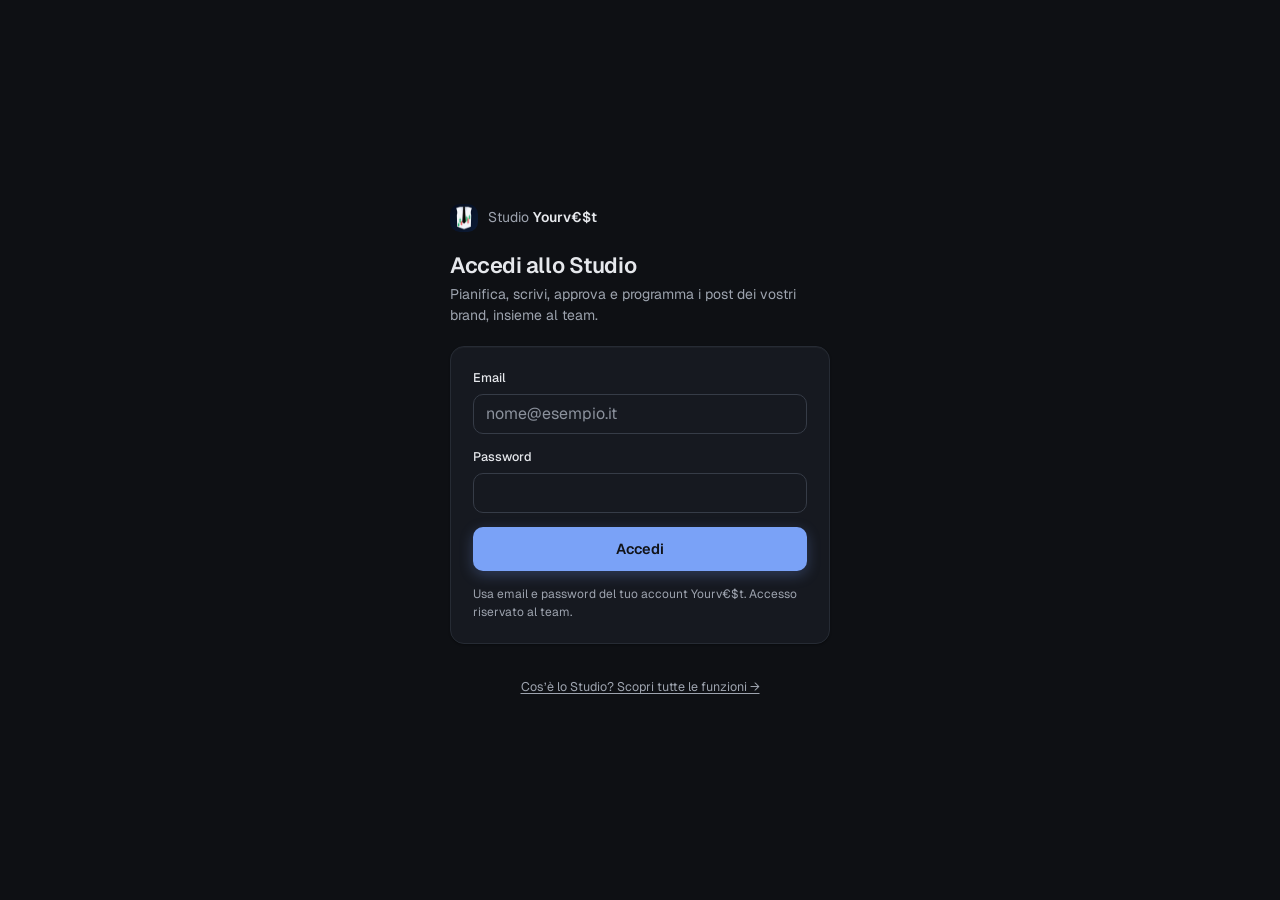
<file: index.html>
<!doctype html>
<html lang="it">
  <head>
    <meta charset="UTF-8" />
    <meta name="viewport" content="width=device-width, initial-scale=1.0, viewport-fit=cover" />
    <meta name="theme-color" content="#16181d" />
    <meta name="color-scheme" content="dark light" />
    <meta name="robots" content="noindex, nofollow" />
    <link rel="icon" href="logo.png" />
    <link rel="preconnect" href="https://fonts.googleapis.com" />
    <link href="https://fonts.googleapis.com/css2?family=Geist:wght@400..700&family=Geist+Mono:wght@400..600&family=Fraunces:opsz,wght@9..144,600;9..144,700&family=Nunito:wght@400;600;700;800&family=JetBrains+Mono:wght@400;600;700&display=swap" rel="stylesheet" />
    <title>Studio Yourv€$t</title>
    <script type="module" crossorigin src="./app.js"></script>
    <link rel="stylesheet" crossorigin href="./app.css">
  </head>
  <body>
    <div id="root"></div>
  </body>
</html>
</file>
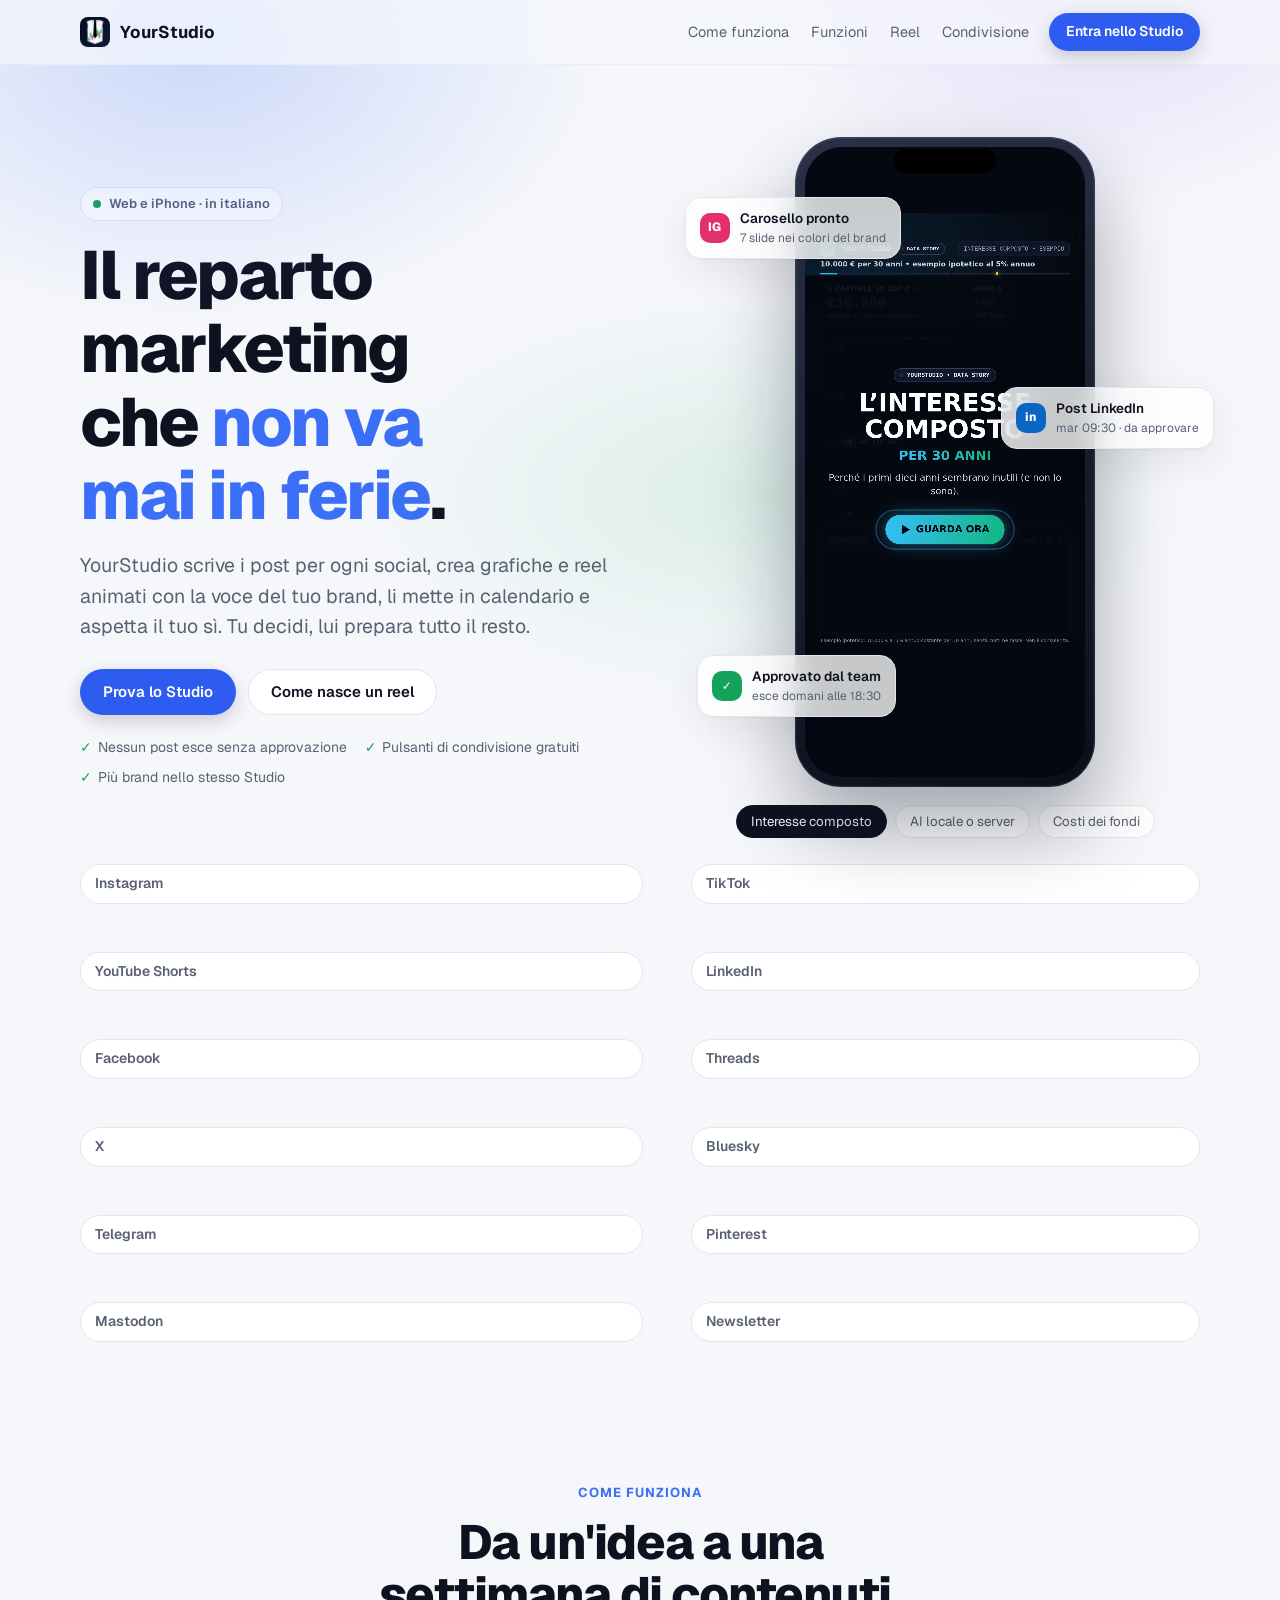
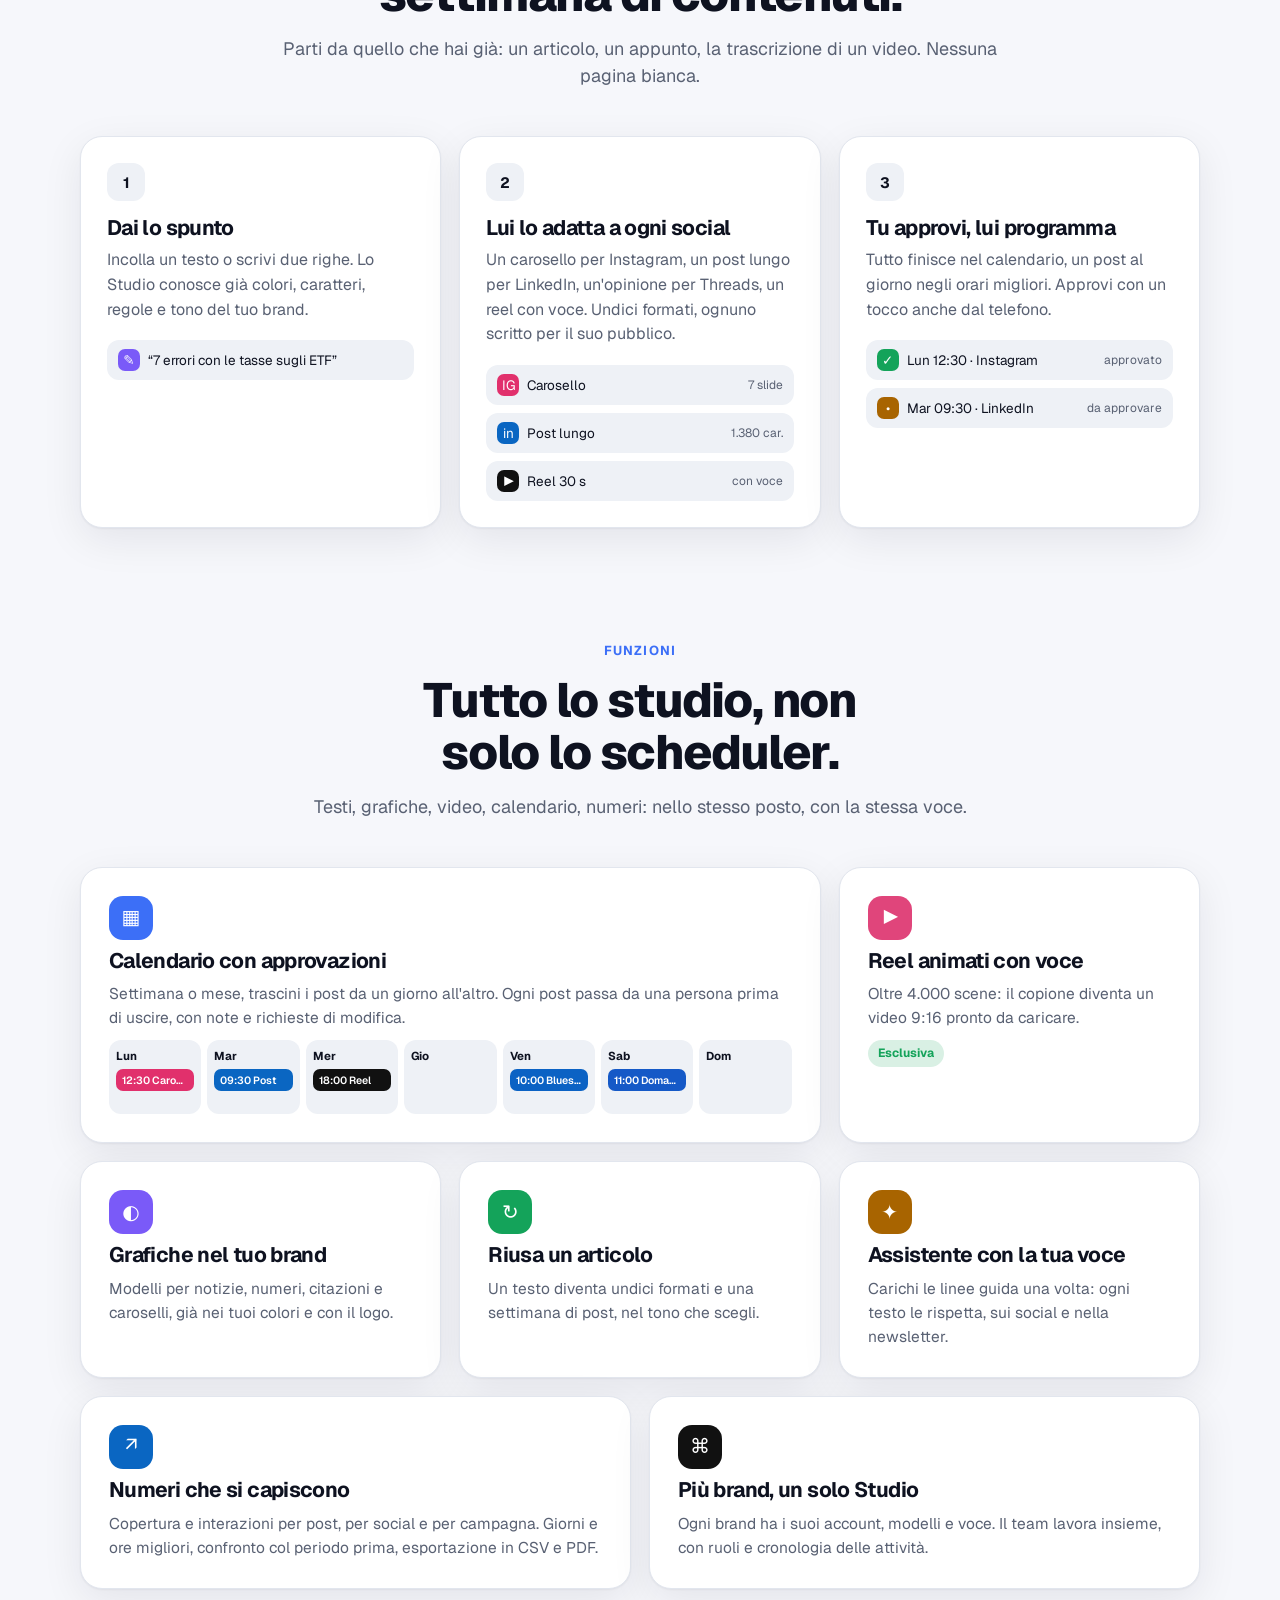
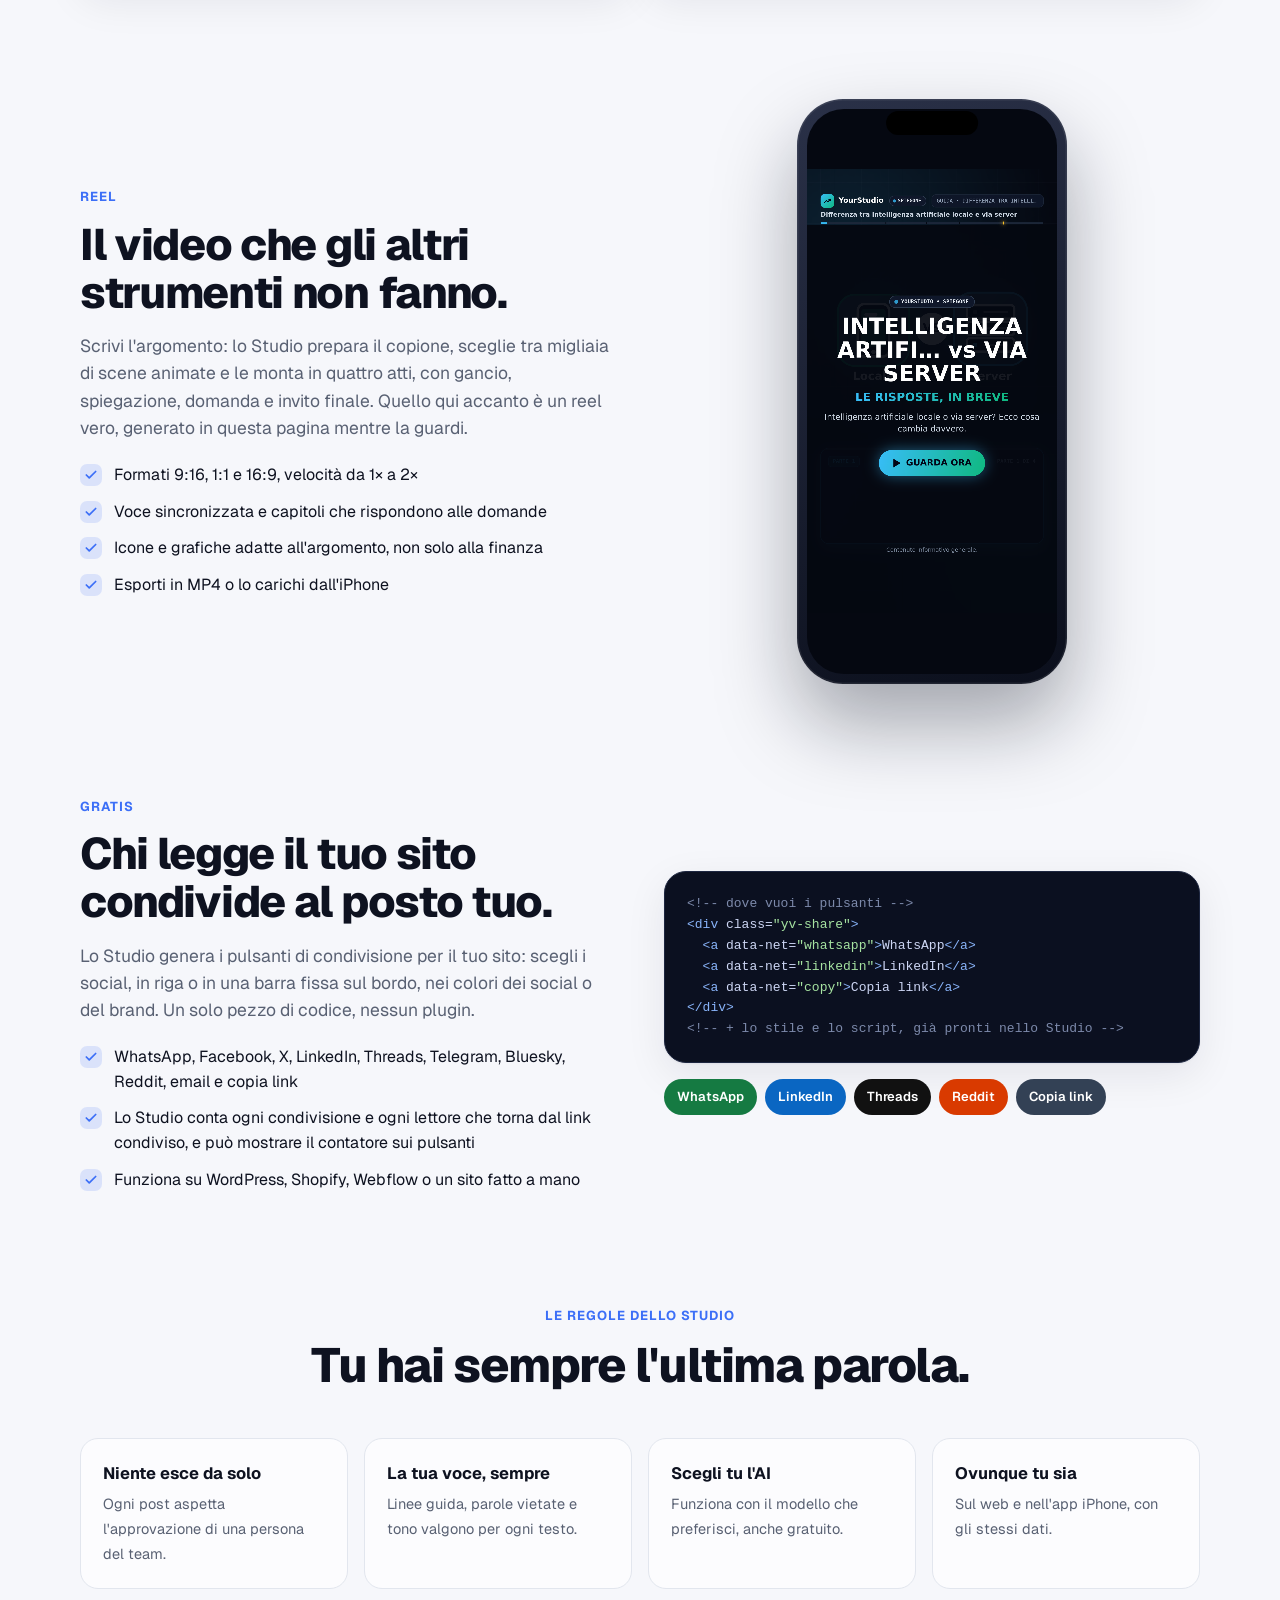
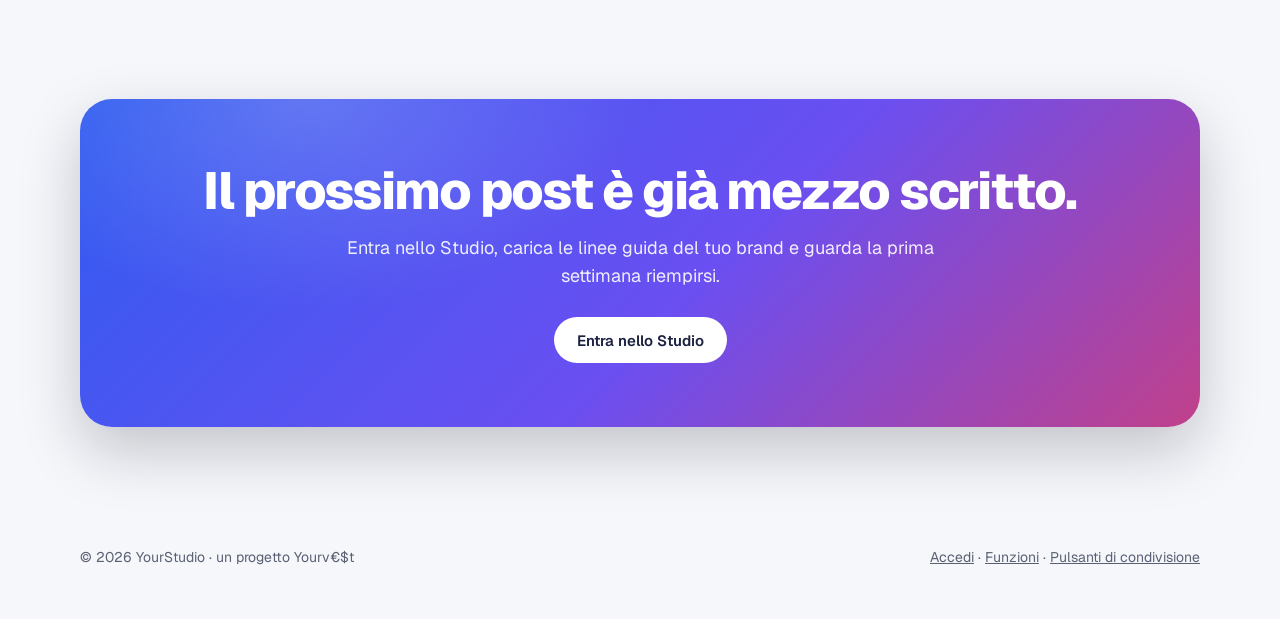
<file: scopri.html>
<!doctype html>
<html lang="it">
<head>
<meta charset="utf-8">
<meta name="viewport" content="width=device-width,initial-scale=1,viewport-fit=cover">
<title>YourStudio · lo studio marketing in un'app</title>
<meta name="description" content="YourStudio scrive, disegna, monta i reel e programma i post per ogni social, con la voce del tuo brand. Tu approvi, lui fa il resto.">
<meta property="og:title" content="YourStudio · lo studio marketing in un'app">
<meta property="og:description" content="Post per ogni social, grafiche nel brand, reel animati con voce, calendario e approvazioni. Sul web e su iPhone.">
<link rel="icon" href="logo.png">
<link rel="preconnect" href="https://fonts.googleapis.com"><link rel="preconnect" href="https://fonts.gstatic.com" crossorigin>
<link href="https://fonts.googleapis.com/css2?family=Geist:wght@400;500;600;700;800&display=swap" rel="stylesheet">
<style>
:root{--bg:#f6f7fb;--surface:#fff;--sunk:#eef1f6;--line:#e2e6ee;--fg:#0e1220;--muted:#596173;--blue:#3c6ff7;--green:#14a35a;--pink:#e0457b;--amber:#a86400;--violet:#7a5af8;--shadow:0 1px 2px rgba(14,18,32,.05),0 12px 40px rgba(14,18,32,.08);--r:22px}
@media (prefers-color-scheme:dark){:root:not([data-theme="light"]){--bg:#0a0d16;--surface:#121726;--sunk:#182033;--line:#232c42;--fg:#eef1f8;--muted:#9aa4ba;--blue:#6d97ff;--green:#3ccf86;--pink:#ff6f9c;--amber:#ffb547;--violet:#a78bfa;--shadow:0 1px 0 rgba(255,255,255,.03) inset,0 20px 50px rgba(0,0,0,.45)}}
:root[data-theme="dark"]{--bg:#0a0d16;--surface:#121726;--sunk:#182033;--line:#232c42;--fg:#eef1f8;--muted:#9aa4ba;--blue:#6d97ff;--green:#3ccf86;--pink:#ff6f9c;--amber:#ffb547;--violet:#a78bfa;--shadow:0 1px 0 rgba(255,255,255,.03) inset,0 20px 50px rgba(0,0,0,.45)}
*{box-sizing:border-box}html{scroll-behavior:smooth}
body{margin:0;background:var(--bg);color:var(--fg);font:16px/1.55 'Geist',system-ui,-apple-system,'Segoe UI',sans-serif;-webkit-font-smoothing:antialiased;overflow-x:hidden}
a{color:inherit}
.wrap{max-width:1160px;margin:0 auto;padding:0 20px}
h1,h2,h3{margin:0;letter-spacing:-.03em;line-height:1.08;text-wrap:balance}
p{margin:0}
.glow{position:absolute;inset:-200px 0 auto;height:900px;pointer-events:none;background:radial-gradient(600px 400px at 15% 20%,color-mix(in srgb,var(--blue) 22%,transparent),transparent 70%),radial-gradient(500px 380px at 85% 10%,color-mix(in srgb,var(--violet) 18%,transparent),transparent 70%),radial-gradient(600px 300px at 60% 70%,color-mix(in srgb,var(--green) 12%,transparent),transparent 70%)}
.nav{position:sticky;top:0;z-index:20;backdrop-filter:blur(18px) saturate(160%);-webkit-backdrop-filter:blur(18px) saturate(160%);background:color-mix(in srgb,var(--bg) 72%,transparent);border-bottom:1px solid color-mix(in srgb,var(--line) 60%,transparent)}
.nav .wrap{display:flex;align-items:center;gap:20px;height:64px}
.brand{display:flex;align-items:center;gap:10px;font-weight:700;text-decoration:none;font-size:17px}
.brand img{width:30px;height:30px;border-radius:8px}
.nav .links{display:flex;gap:22px;margin-left:auto;font-size:14.5px;color:var(--muted)}
.nav .links a{text-decoration:none}.nav .links a:hover{color:var(--fg)}
.btn{display:inline-flex;align-items:center;justify-content:center;gap:8px;height:46px;padding:0 22px;border-radius:999px;font-weight:600;font-size:15px;text-decoration:none;border:1px solid var(--line);background:var(--surface);color:var(--fg);transition:transform .2s,box-shadow .2s}
.btn:hover{transform:translateY(-1px)}
.btn:focus-visible,.topics button:focus-visible,a:focus-visible{outline:3px solid color-mix(in srgb,var(--blue) 60%,transparent);outline-offset:2px}
.btn.primary{background:#2f5cf0;border-color:transparent;color:#fff;box-shadow:0 6px 18px rgba(14,18,32,.18)}
.btn.sm{height:38px;padding:0 16px;font-size:14px}
@media(max-width:760px){.nav .links{display:none}.nav .btn.sm{margin-left:auto}}
.hero{position:relative;padding:72px 0 40px}
.hero .wrap{display:grid;grid-template-columns:1.05fr .95fr;gap:48px;align-items:center}
.eyebrow{display:inline-flex;align-items:center;gap:8px;padding:6px 12px;border-radius:999px;background:var(--surface);border:1px solid var(--line);font-size:13px;font-weight:600;color:var(--muted)}
.eyebrow i{width:8px;height:8px;border-radius:50%;background:var(--green)}
.hero h1{font-size:clamp(40px,6vw,68px);font-weight:800;margin:18px 0}
.hero h1 em{font-style:normal;color:var(--blue)}
.hero .lead{font-size:clamp(17px,1.6vw,19.5px);color:var(--muted);max-width:560px}
.cta{display:flex;flex-wrap:wrap;gap:12px;margin-top:28px}
.ticks{display:flex;flex-wrap:wrap;gap:8px 18px;margin-top:22px;font-size:14px;color:var(--muted)}
.ticks span::before{content:'✓';color:var(--green);font-weight:800;margin-right:6px}
.stage{position:relative;display:grid;place-items:center;min-height:560px}
.phone{position:relative;width:min(300px,78vw);aspect-ratio:9/19.5;border-radius:46px;padding:10px;background:linear-gradient(160deg,#2a3148,#0b0f1c);box-shadow:0 40px 80px rgba(10,13,30,.35),inset 0 0 0 1.5px rgba(255,255,255,.08)}
.phone .screen{position:relative;width:100%;height:100%;border-radius:37px;overflow:hidden;background:#050811;display:grid;place-items:center}
.phone canvas{width:100%;aspect-ratio:9/16;display:block}
.phone .island{position:absolute;top:12px;left:50%;transform:translateX(-50%);width:34%;height:24px;border-radius:999px;background:#000;z-index:2}
.float{position:absolute;z-index:3;display:flex;align-items:center;gap:10px;padding:10px 14px;border-radius:16px;background:color-mix(in srgb,var(--surface) 78%,transparent);backdrop-filter:blur(16px);-webkit-backdrop-filter:blur(16px);border:1px solid var(--line);box-shadow:var(--shadow);font-size:13.5px;font-weight:600;white-space:nowrap}
.float small{display:block;font-weight:400;color:var(--muted);font-size:12px}
.float .dot{width:30px;height:30px;border-radius:10px;display:grid;place-items:center;color:#fff;font-weight:800;font-size:12px;flex:none}
.f1{top:60px;left:-6px}.f2{top:250px;right:-14px}.f3{bottom:70px;left:6px}
@media(max-width:960px){.hero .wrap{grid-template-columns:1fr}.stage{min-height:600px}}
@media(max-width:520px){.f1{left:0}.f2{right:0}.float{font-size:12.5px}}
.topics{display:flex;gap:8px;justify-content:center;flex-wrap:wrap;margin-top:18px}
.topics button{border:1px solid var(--line);background:var(--surface);color:var(--muted);border-radius:999px;padding:7px 14px;font:600 13px/1.2 inherit;font-family:inherit;cursor:pointer}
.topics button[aria-pressed="true"]{background:var(--fg);color:var(--bg);border-color:var(--fg)}
.nets{display:flex;flex-wrap:wrap;justify-content:center;gap:10px;padding:26px 20px 8px}
.nets span{padding:8px 14px;border-radius:999px;background:var(--surface);border:1px solid var(--line);font-size:14px;font-weight:600;color:var(--muted)}
section.block{padding:90px 0}
.head{max-width:720px;margin:0 auto 46px;text-align:center}
.kick{font-size:13px;font-weight:700;letter-spacing:.08em;text-transform:uppercase;color:var(--blue)}
.head h2{font-size:clamp(32px,4.2vw,48px);font-weight:800;margin:12px 0 14px}
.head p{color:var(--muted);font-size:18px}
.flow{display:grid;grid-template-columns:repeat(3,1fr);gap:18px}
.step{position:relative;padding:26px;border-radius:var(--r);background:var(--surface);border:1px solid var(--line);box-shadow:var(--shadow)}
.step b.n{display:grid;place-items:center;width:38px;height:38px;border-radius:12px;background:var(--sunk);font-size:15px;margin-bottom:16px}
.step h3{font-size:21px;margin-bottom:8px}.step p{color:var(--muted)}
.step .mini{margin-top:18px;display:grid;gap:8px}
.chip{display:flex;align-items:center;gap:8px;padding:9px 11px;border-radius:12px;background:var(--sunk);font-size:13.5px}
.chip i{width:22px;height:22px;border-radius:7px;flex:none;display:grid;place-items:center;color:#fff;font:800 10px/1 inherit;font-family:inherit;font-style:normal}
.chip .t{color:var(--muted);margin-left:auto;font-size:12px}
@media(max-width:900px){.flow{grid-template-columns:1fr}}
.bento{display:grid;grid-template-columns:repeat(6,1fr);gap:18px}
.tile{position:relative;overflow:hidden;padding:28px;border-radius:var(--r);background:var(--surface);border:1px solid var(--line);box-shadow:var(--shadow);grid-column:span 2;display:flex;flex-direction:column;gap:10px}
.tile.w3{grid-column:span 3}.tile.w4{grid-column:span 4}
.tile .ic{width:44px;height:44px;border-radius:14px;display:grid;place-items:center;color:#fff;font-size:20px}
.tile h3{font-size:21px}.tile p{color:var(--muted);font-size:15.5px}
.tile .tag{align-self:flex-start;font-size:12px;font-weight:700;padding:4px 10px;border-radius:999px;background:color-mix(in srgb,var(--green) 16%,transparent);color:var(--green)}
@media(max-width:960px){.bento{grid-template-columns:1fr 1fr}.tile,.tile.w3,.tile.w4{grid-column:span 1}.tile.w4{grid-column:1/-1}}
@media(max-width:620px){.bento{grid-template-columns:1fr}.tile.w4{grid-column:auto}}
.cal{display:grid;grid-template-columns:repeat(7,minmax(0,1fr));gap:6px;margin-top:auto}
.cal div{min-height:74px;border-radius:12px;background:var(--sunk);padding:7px;font-size:11px;color:var(--muted);display:flex;flex-direction:column;gap:4px;min-width:0}
.cal div b{color:var(--fg);font-size:11.5px}
.cal em{font-style:normal;padding:3px 6px;border-radius:7px;color:#fff;font-weight:600;font-size:10.5px;white-space:nowrap;overflow:hidden;text-overflow:ellipsis}
.split{display:grid;grid-template-columns:1fr 1fr;gap:48px;align-items:center}
.split h2{font-size:clamp(30px,3.8vw,44px);font-weight:800;margin:12px 0 16px}
.split p.lead{color:var(--muted);font-size:17.5px}
.list{list-style:none;padding:0;margin:22px 0 0;display:grid;gap:12px}
.list li{display:flex;gap:12px;align-items:flex-start}.list li::before{content:'';flex:none;width:22px;height:22px;margin-top:1px;border-radius:7px;background:color-mix(in srgb,var(--blue) 15%,transparent) url("data:image/svg+xml,%3Csvg xmlns='http://www.w3.org/2000/svg' viewBox='0 0 24 24' fill='none' stroke='%233c6ff7' stroke-width='3' stroke-linecap='round' stroke-linejoin='round'%3E%3Cpath d='M20 6 9 17l-5-5'/%3E%3C/svg%3E") center/14px no-repeat}
.split>*,.hero .wrap>*{min-width:0}
@media(max-width:900px){.split{grid-template-columns:1fr}}
.code{margin:0;border-radius:var(--r);background:#0b1020;color:#cdd6f4;padding:22px;font:13px/1.6 ui-monospace,'SF Mono',Menlo,monospace;overflow:auto;box-shadow:var(--shadow);border:1px solid #1d2640}
.code .c{color:#7d8aab}.code .k{color:#89b4fa}.code .s{color:#a6e3a1}
.sharebar{display:flex;flex-wrap:wrap;gap:8px;margin-top:16px}
.sharebar span{padding:8px 13px;border-radius:999px;color:#fff;font-weight:600;font-size:13px}
.rules{display:grid;grid-template-columns:repeat(4,1fr);gap:16px}
.rule{padding:22px;border-radius:18px;border:1px solid var(--line);background:color-mix(in srgb,var(--surface) 70%,transparent)}
.rule b{display:block;font-size:16.5px;margin-bottom:6px}.rule span{color:var(--muted);font-size:14.5px}
@media(max-width:900px){.rules{grid-template-columns:1fr 1fr}}@media(max-width:520px){.rules{grid-template-columns:1fr}}
.final{margin:20px auto 90px;max-width:1120px;border-radius:32px;padding:64px 28px;text-align:center;color:#fff;background:radial-gradient(500px 300px at 20% 0%,rgba(255,255,255,.18),transparent 70%),linear-gradient(135deg,#2f5cf0,#6a4ff2 55%,#c0408a);box-shadow:0 24px 60px rgba(14,18,32,.22)}
.final h2{font-size:clamp(32px,4.6vw,52px);font-weight:800}
.final p{opacity:.9;font-size:18px;margin:14px auto 28px;max-width:600px}
.final .btn{background:#fff;color:#1b2140;border-color:transparent}
footer{padding:30px 0 50px;color:var(--muted);font-size:14px}
footer .wrap{display:flex;flex-wrap:wrap;gap:12px 24px;justify-content:space-between}
.reveal{opacity:0;transform:translateY(16px);transition:opacity .7s cubic-bezier(.16,1,.3,1),transform .7s cubic-bezier(.16,1,.3,1)}
.reveal.in{opacity:1;transform:none}
@media(prefers-reduced-motion:reduce){.reveal{opacity:1;transform:none;transition:none}html{scroll-behavior:auto}}
</style>
</head>
<body>
<nav class="nav" aria-label="Principale"><div class="wrap">
  <a class="brand" href="#top"><img src="logo.png" alt="">YourStudio</a>
  <div class="links"><a href="#come">Come funziona</a><a href="#funzioni">Funzioni</a><a href="#reel">Reel</a><a href="#condivisione">Condivisione</a></div>
  <a class="btn sm primary" href="./">Entra nello Studio</a>
</div></nav>

<header class="hero" id="top">
  <div class="glow" aria-hidden="true"></div>
  <div class="wrap">
    <div>
      <span class="eyebrow"><i></i>Web e iPhone · in italiano</span>
      <h1>Il reparto marketing che <em>non va mai in ferie</em>.</h1>
      <p class="lead">YourStudio scrive i post per ogni social, crea grafiche e reel animati con la voce del tuo brand, li mette in calendario e aspetta il tuo sì. Tu decidi, lui prepara tutto il resto.</p>
      <div class="cta"><a class="btn primary" href="./">Prova lo Studio</a><a class="btn" href="#reel">Come nasce un reel</a></div>
      <div class="ticks"><span>Nessun post esce senza approvazione</span><span>Pulsanti di condivisione gratuiti</span><span>Più brand nello stesso Studio</span></div>
    </div>
    <div>
      <div class="stage">
        <div class="phone" role="img" aria-label="Anteprima di un reel generato da YourStudio"><div class="island"></div><div class="screen"><canvas id="reel" width="540" height="960"></canvas></div></div>
        <div class="float f1"><span class="dot" style="background:#E1306C">IG</span><span>Carosello pronto<small>7 slide nei colori del brand</small></span></div>
        <div class="float f2"><span class="dot" style="background:#0A66C2">in</span><span>Post LinkedIn<small>mar 09:30 · da approvare</small></span></div>
        <div class="float f3"><span class="dot" style="background:var(--green)">✓</span><span>Approvato dal team<small>esce domani alle 18:30</small></span></div>
      </div>
      <div class="topics" role="group" aria-label="Argomento del reel di prova">
        <button type="button" aria-pressed="true" data-t="spiegami cos’è l’interesse composto">Interesse composto</button>
        <button type="button" aria-pressed="false" data-t="differenza tra intelligenza artificiale locale e via server">AI locale o server</button>
        <button type="button" aria-pressed="false" data-t="differenza tra TER 0,15% e 1,5%">Costi dei fondi</button>
      </div>
    </div>
  </div>
  <div class="wrap nets" aria-label="Social supportati"><span>Instagram</span><span>TikTok</span><span>YouTube Shorts</span><span>LinkedIn</span><span>Facebook</span><span>Threads</span><span>X</span><span>Bluesky</span><span>Telegram</span><span>Pinterest</span><span>Mastodon</span><span>Newsletter</span></div>
</header>

<main>
<section class="block" id="come"><div class="wrap">
  <div class="head reveal"><span class="kick">Come funziona</span><h2>Da un'idea a una settimana di contenuti.</h2><p>Parti da quello che hai già: un articolo, un appunto, la trascrizione di un video. Nessuna pagina bianca.</p></div>
  <div class="flow">
    <div class="step reveal"><b class="n">1</b><h3>Dai lo spunto</h3><p>Incolla un testo o scrivi due righe. Lo Studio conosce già colori, caratteri, regole e tono del tuo brand.</p>
      <div class="mini"><div class="chip"><i style="background:var(--violet)">✎</i>“7 errori con le tasse sugli ETF”</div></div></div>
    <div class="step reveal"><b class="n">2</b><h3>Lui lo adatta a ogni social</h3><p>Un carosello per Instagram, un post lungo per LinkedIn, un'opinione per Threads, un reel con voce. Undici formati, ognuno scritto per il suo pubblico.</p>
      <div class="mini"><div class="chip"><i style="background:#E1306C">IG</i>Carosello<span class="t">7 slide</span></div><div class="chip"><i style="background:#0A66C2">in</i>Post lungo<span class="t">1.380 car.</span></div><div class="chip"><i style="background:#111">▶</i>Reel 30 s<span class="t">con voce</span></div></div></div>
    <div class="step reveal"><b class="n">3</b><h3>Tu approvi, lui programma</h3><p>Tutto finisce nel calendario, un post al giorno negli orari migliori. Approvi con un tocco anche dal telefono.</p>
      <div class="mini"><div class="chip"><i style="background:var(--green)">✓</i>Lun 12:30 · Instagram<span class="t">approvato</span></div><div class="chip"><i style="background:var(--amber)">•</i>Mar 09:30 · LinkedIn<span class="t">da approvare</span></div></div></div>
  </div>
</div></section>

<section class="block" id="funzioni" style="padding-top:20px"><div class="wrap">
  <div class="head reveal"><span class="kick">Funzioni</span><h2>Tutto lo studio, non solo lo scheduler.</h2><p>Testi, grafiche, video, calendario, numeri: nello stesso posto, con la stessa voce.</p></div>
  <div class="bento">
    <div class="tile w4 reveal"><span class="ic" style="background:var(--blue)" aria-hidden="true">▦</span><h3>Calendario con approvazioni</h3><p>Settimana o mese, trascini i post da un giorno all'altro. Ogni post passa da una persona prima di uscire, con note e richieste di modifica.</p>
      <div class="cal" aria-hidden="true"><div><b>Lun</b><em style="background:#E1306C">12:30 Carosello</em></div><div><b>Mar</b><em style="background:#0A66C2">09:30 Post</em></div><div><b>Mer</b><em style="background:#111">18:00 Reel</em></div><div><b>Gio</b></div><div><b>Ven</b><em style="background:#0b62c4">10:00 Bluesky</em></div><div><b>Sab</b><em style="background:#1559c7">11:00 Domanda</em></div><div><b>Dom</b></div></div></div>
    <div class="tile reveal"><span class="ic" style="background:var(--pink)" aria-hidden="true">▶</span><h3>Reel animati con voce</h3><p>Oltre 4.000 scene: il copione diventa un video 9:16 pronto da caricare.</p><span class="tag">Esclusiva</span></div>
    <div class="tile reveal"><span class="ic" style="background:var(--violet)" aria-hidden="true">◐</span><h3>Grafiche nel tuo brand</h3><p>Modelli per notizie, numeri, citazioni e caroselli, già nei tuoi colori e con il logo.</p></div>
    <div class="tile reveal"><span class="ic" style="background:var(--green)" aria-hidden="true">↻</span><h3>Riusa un articolo</h3><p>Un testo diventa undici formati e una settimana di post, nel tono che scegli.</p></div>
    <div class="tile reveal"><span class="ic" style="background:var(--amber)" aria-hidden="true">✦</span><h3>Assistente con la tua voce</h3><p>Carichi le linee guida una volta: ogni testo le rispetta, sui social e nella newsletter.</p></div>
    <div class="tile w3 reveal"><span class="ic" style="background:#0A66C2" aria-hidden="true">↗</span><h3>Numeri che si capiscono</h3><p>Copertura e interazioni per post, per social e per campagna. Giorni e ore migliori, confronto col periodo prima, esportazione in CSV e PDF.</p></div>
    <div class="tile w3 reveal"><span class="ic" style="background:#111" aria-hidden="true">⌘</span><h3>Più brand, un solo Studio</h3><p>Ogni brand ha i suoi account, modelli e voce. Il team lavora insieme, con ruoli e cronologia delle attività.</p></div>
  </div>
</div></section>

<section class="block" id="reel" style="padding-top:20px"><div class="wrap split">
  <div class="reveal"><span class="kick">Reel</span><h2>Il video che gli altri strumenti non fanno.</h2>
    <p class="lead">Scrivi l'argomento: lo Studio prepara il copione, sceglie tra migliaia di scene animate e le monta in quattro atti, con gancio, spiegazione, domanda e invito finale. Quello qui accanto è un reel vero, generato in questa pagina mentre la guardi.</p>
    <ul class="list"><li>Formati 9:16, 1:1 e 16:9, velocità da 1× a 2×</li><li>Voce sincronizzata e capitoli che rispondono alle domande</li><li>Icone e grafiche adatte all'argomento, non solo alla finanza</li><li>Esporti in MP4 o lo carichi dall'iPhone</li></ul></div>
  <div class="reveal" style="display:grid;place-items:center"><div class="phone" style="width:min(270px,70vw)" role="img" aria-label="Secondo esempio di reel generato"><div class="island"></div><div class="screen"><canvas id="reel2" width="540" height="960"></canvas></div></div></div>
</div></section>

<section class="block" id="condivisione" style="padding-top:20px"><div class="wrap split">
  <div class="reveal"><span class="kick">Gratis</span><h2>Chi legge il tuo sito condivide al posto tuo.</h2>
    <p class="lead">Lo Studio genera i pulsanti di condivisione per il tuo sito: scegli i social, in riga o in una barra fissa sul bordo, nei colori dei social o del brand. Un solo pezzo di codice, nessun plugin.</p>
    <ul class="list"><li>WhatsApp, Facebook, X, LinkedIn, Threads, Telegram, Bluesky, Reddit, email e copia link</li><li>Lo Studio conta ogni condivisione e ogni lettore che torna dal link condiviso, e può mostrare il contatore sui pulsanti</li><li>Funziona su WordPress, Shopify, Webflow o un sito fatto a mano</li></ul></div>
  <div class="reveal"><pre class="code" aria-label="Esempio di codice dei pulsanti"><span class="c">&lt;!-- dove vuoi i pulsanti --&gt;</span>
<span class="k">&lt;div</span> class=<span class="s">"yv-share"</span><span class="k">&gt;</span>
  <span class="k">&lt;a</span> data-net=<span class="s">"whatsapp"</span><span class="k">&gt;</span>WhatsApp<span class="k">&lt;/a&gt;</span>
  <span class="k">&lt;a</span> data-net=<span class="s">"linkedin"</span><span class="k">&gt;</span>LinkedIn<span class="k">&lt;/a&gt;</span>
  <span class="k">&lt;a</span> data-net=<span class="s">"copy"</span><span class="k">&gt;</span>Copia link<span class="k">&lt;/a&gt;</span>
<span class="k">&lt;/div&gt;</span>
<span class="c">&lt;!-- + lo stile e lo script, già pronti nello Studio --&gt;</span></pre>
    <div class="sharebar" aria-hidden="true"><span style="background:#157a42">WhatsApp</span><span style="background:#0A66C2">LinkedIn</span><span style="background:#111">Threads</span><span style="background:#d93a00">Reddit</span><span style="background:#334155">Copia link</span></div></div>
</div></section>

<section class="block" style="padding-top:20px"><div class="wrap">
  <div class="head reveal"><span class="kick">Le regole dello Studio</span><h2>Tu hai sempre l'ultima parola.</h2></div>
  <div class="rules">
    <div class="rule reveal"><b>Niente esce da solo</b><span>Ogni post aspetta l'approvazione di una persona del team.</span></div>
    <div class="rule reveal"><b>La tua voce, sempre</b><span>Linee guida, parole vietate e tono valgono per ogni testo.</span></div>
    <div class="rule reveal"><b>Scegli tu l'AI</b><span>Funziona con il modello che preferisci, anche gratuito.</span></div>
    <div class="rule reveal"><b>Ovunque tu sia</b><span>Sul web e nell'app iPhone, con gli stessi dati.</span></div>
  </div>
</div></section>

<section class="wrap"><div class="final reveal">
  <h2>Il prossimo post è già mezzo scritto.</h2>
  <p>Entra nello Studio, carica le linee guida del tuo brand e guarda la prima settimana riempirsi.</p>
  <a class="btn" href="./">Entra nello Studio</a>
</div></section>
</main>

<footer><div class="wrap"><span>© 2026 YourStudio · un progetto Yourv€$t</span><span><a href="./">Accedi</a> · <a href="#funzioni">Funzioni</a> · <a href="#condivisione">Pulsanti di condivisione</a></span></div></footer>

<script src="video-engine.js"></script>
<script>
(function () {
  var E = window.VideoEngine
  var reduce = matchMedia('(prefers-reduced-motion: reduce)').matches
  function player(canvas, topic) {
    if (!E || !canvas) return null
    var ctx = canvas.getContext('2d'), pl = null, t0 = 0, seen = false
    function load(t) {
      try { pl = E.plan(E.fromTopic(t, { brand: { name: 'YourStudio' } }).config, {}) } catch (e) { pl = null; return }
      canvas.width = pl.W; canvas.height = pl.H; t0 = performance.now()
      if (reduce) paint(Math.min(pl.total * 0.25, 4))
    }
    function paint(t) { try { E.draw(ctx, pl, t) } catch (e) { /* engine keeps the last frame */ } }
    function frame(now) {
      if (pl && seen) paint(((now - t0) / 1000) % pl.total)
      requestAnimationFrame(frame)
    }
    // only animate while on screen: two full-HD canvases are not free
    if ('IntersectionObserver' in window) new IntersectionObserver(function (es) { seen = es[0].isIntersecting }).observe(canvas); else seen = true
    load(topic)
    if (!reduce) requestAnimationFrame(frame)
    return { load: load }
  }
  var a = player(document.getElementById('reel'), 'spiegami cos’è l’interesse composto')
  player(document.getElementById('reel2'), 'differenza tra intelligenza artificiale locale e via server')
  document.querySelectorAll('.topics button').forEach(function (b) {
    b.addEventListener('click', function () {
      document.querySelectorAll('.topics button').forEach(function (x) { x.setAttribute('aria-pressed', x === b ? 'true' : 'false') })
      a && a.load(b.dataset.t)
    })
  })
  var io = 'IntersectionObserver' in window ? new IntersectionObserver(function (es) { es.forEach(function (e) { if (e.isIntersecting) { e.target.classList.add('in'); io.unobserve(e.target) } }) }, { threshold: .12 }) : null
  document.querySelectorAll('.reveal').forEach(function (el) { io ? io.observe(el) : el.classList.add('in') })
})()
</script>
</body>
</html>
</file>
<file: app.css>
:root{--accent: #3558d6;--accent-d: #7aa2f7;--bg: #f7f7f5;--surface: #ffffff;--sunk: #f0f0ed;--line: #e3e3de;--line-strong: #cdcdc6;--fg: #16181d;--muted: #5c616b;--faint: #676c76;--ok: #17773f;--ok-soft: #e6f3ea;--warn: #8a5a00;--warn-soft: #fbf1dc;--bad: #b4233a;--bad-soft: #fbe7ea;--info: #17638f;--info-soft: #e4f1f8;--rev: #6541c9;--rev-soft: #eee9fb;--ink: #16181d;--ink-fg: #ffffff;--shadow: none;--shadow-pop: 0 12px 32px rgba(22, 24, 29, .14);--ui: "Geist", system-ui, -apple-system, "Segoe UI", sans-serif;--head: var(--ui);--mono: "Geist Mono", ui-monospace, "SF Mono", Menlo, monospace;--r: 8px;--r-sm: 6px;--pad: 18px;--gap: 14px;--ease: cubic-bezier(.16, 1, .3, 1);--primary: var(--accent);--primary-hover: color-mix(in srgb, var(--accent) 86%, #000);--primary-soft: color-mix(in srgb, var(--accent) 9%, var(--surface));--primary-ink: #ffffff;color-scheme:light}:root[data-accent=viola]{--accent: #6d4fe6;--accent-d: #b4a0f8 }:root[data-accent=verde]{--accent: #0b7850;--accent-d: #6fcf9f }:root[data-accent=corallo]{--accent: #bd3c28;--accent-d: #f4907c }:root[data-accent=ardesia]{--accent: #566377;--accent-d: #a9b4c6 }@media(prefers-color-scheme:dark){:root:not([data-theme=light]){--bg: #16181d;--surface: #1c1f25;--sunk: #22252b;--line: #2b2f37;--line-strong: #3b404b;--fg: #e6e8ec;--muted: #9da3ae;--faint: #8b919c;--ok: #9ece6a;--ok-soft: #1f2a1c;--warn: #e0af68;--warn-soft: #2c2619;--bad: #f7768e;--bad-soft: #311d23;--info: #7dcfff;--info-soft: #17272f;--rev: #bb9af7;--rev-soft: #272036;--ink: #e6e8ec;--ink-fg: #16181d;--shadow-pop: 0 16px 40px rgba(0, 0, 0, .5);--primary: var(--accent-d);--primary-hover: color-mix(in srgb, var(--accent-d) 86%, #fff);--primary-soft: color-mix(in srgb, var(--accent-d) 16%, var(--surface));--primary-ink: #111318;color-scheme:dark}}:root[data-theme=dark]{--bg: #16181d;--surface: #1c1f25;--sunk: #22252b;--line: #2b2f37;--line-strong: #3b404b;--fg: #e6e8ec;--muted: #9da3ae;--faint: #8b919c;--ok: #9ece6a;--ok-soft: #1f2a1c;--warn: #e0af68;--warn-soft: #2c2619;--bad: #f7768e;--bad-soft: #311d23;--info: #7dcfff;--info-soft: #17272f;--rev: #bb9af7;--rev-soft: #272036;--ink: #e6e8ec;--ink-fg: #16181d;--shadow-pop: 0 16px 40px rgba(0, 0, 0, .5);--primary: var(--accent-d);--primary-hover: color-mix(in srgb, var(--accent-d) 86%, #fff);--primary-soft: color-mix(in srgb, var(--accent-d) 16%, var(--surface));--primary-ink: #111318;color-scheme:dark}:root[data-font=editoriale]{--head: "Fraunces", Georgia, serif }:root[data-font=arrotondato]{--ui: "Nunito", system-ui, sans-serif;--head: "Nunito", system-ui, sans-serif }:root[data-font=mono]{--ui: "JetBrains Mono", ui-monospace, monospace;--head: "JetBrains Mono", ui-monospace, monospace }:root[data-radius=netto]{--r: 3px;--r-sm: 2px }:root[data-radius=morbido]{--r: 14px;--r-sm: 10px }:root[data-density=compatto]{--pad: 13px;--gap: 10px }[hidden]{display:none!important}*{box-sizing:border-box}html,body,#root{height:100%}body{margin:0;background:var(--bg);color:var(--fg);font:14px/1.5 var(--ui);font-variant-numeric:tabular-nums;-webkit-font-smoothing:antialiased}button,input,select,textarea{font:inherit;color:inherit}a{color:var(--primary)}h1,h2,h3{margin:0;text-wrap:balance}.app{display:grid;grid-template-columns:208px minmax(0,1fr);min-height:100%}.app.collapsed{grid-template-columns:57px minmax(0,1fr)}.side{position:sticky;top:0;height:100vh;height:100dvh;overflow-y:auto;background:var(--bg);color:var(--fg);border-right:1px solid var(--line);display:flex;flex-direction:column;padding:0 8px 0 max(8px,env(safe-area-inset-left,0px))}.side .logo{display:flex;align-items:center;gap:9px;flex:none;height:48px;margin:0 -8px;padding:0 8px 0 14px;border-bottom:1px solid var(--line);font-size:13.5px;white-space:nowrap}.side .logo img{width:22px;height:22px;border-radius:5px;flex:none}.side .logo b{font-weight:400;color:var(--muted)}.side .logo b span{font-weight:600;color:var(--fg)}.side .logo .collapse{margin-left:auto}.ws{margin:8px 0 2px}.ws-btn{display:flex;align-items:center;gap:9px;width:100%;height:36px;padding:0 8px 0 6px;border:1px solid var(--line);border-radius:var(--r-sm);background:var(--surface);color:var(--fg);font-weight:600;font-size:13px;cursor:pointer;text-align:left;transition:border-color .12s}.ws-btn:hover,.ws-btn[aria-expanded=true]{border-color:var(--line-strong)}.ws-btn .wsname{flex:1;min-width:0;overflow:hidden;text-overflow:ellipsis;white-space:nowrap}.ws-btn>svg{color:var(--faint);flex:none}.ws .pop{position:fixed;left:max(8px,env(safe-area-inset-left,0px));top:calc(96px + env(safe-area-inset-top,0px));width:248px;min-width:0}.av{display:inline-grid;place-items:center;flex:none;border-radius:5px;overflow:hidden;color:#fff;font-size:11px;font-weight:700;line-height:1}.av img{width:100%;height:100%;object-fit:cover}.side nav{display:grid;gap:1px}.side .sec{font-size:10.5px;font-weight:600;letter-spacing:.09em;text-transform:uppercase;color:var(--faint);padding:16px 8px 6px}.side a.nav{display:flex;align-items:center;gap:10px;height:30px;padding:0 8px;border-radius:var(--r-sm);color:var(--muted);text-decoration:none;font-weight:500;font-size:13px;white-space:nowrap;transition:background-color .12s,color .12s}.side a.nav:hover,.side a.nav[aria-current=page]{background:var(--sunk);color:var(--fg)}.side a.nav svg{flex:none;width:16px;height:16px}.side a.nav[aria-current=page] svg{color:var(--primary)}.side a.nav:focus-visible{outline-offset:-2px}.side a.nav .count{margin-left:auto;display:inline-flex;align-items:center;gap:5px;font:500 11px var(--mono);color:var(--warn)}.side a.nav .count:before{content:"";width:6px;height:6px;border-radius:50%;background:var(--warn)}.side .foot{margin-top:auto;padding-top:16px;display:grid}.side .usage{margin:8px -8px 0;padding:12px 16px 14px;border-top:1px solid var(--line);display:grid;gap:8px;font-size:12px;color:var(--muted)}.side .usage .row1{display:flex;align-items:center;justify-content:space-between;gap:8px}.side .usage .row1 b{font:500 12px var(--mono);color:var(--fg)}.side .usage .link{font-size:12px}.app.collapsed .side .label,.app.collapsed .side .sec,.app.collapsed .side .usage,.app.collapsed .side .logo b,.app.collapsed .side .logo img,.app.collapsed .ws-btn>svg,.app.collapsed .ws-btn .wsname{display:none}.app.collapsed .side .logo{padding:0;justify-content:center}.app.collapsed .side .logo .collapse{margin:0}.app.collapsed .side a.nav,.app.collapsed .ws-btn{justify-content:center;padding:0}.app.collapsed .ws-btn{border-color:transparent;background:none}.app.collapsed .side nav{padding-top:8px}.app.collapsed .side a.nav .count{position:absolute;margin:-14px 0 0 18px}.app.collapsed .side a.nav{position:relative}.main{min-width:0;min-height:100vh;min-height:100dvh;display:flex;flex-direction:column}.topbar{position:sticky;top:0;z-index:30;display:flex;align-items:center;gap:12px;flex:none;height:48px;padding:0 max(16px,env(safe-area-inset-right,0px)) 0 24px;background:var(--bg);border-bottom:1px solid var(--line)}.topbar .tb-right{flex:1 1 0;display:flex;align-items:center;justify-content:flex-end;gap:4px;min-width:0}.topbar .newpost{margin-right:6px}.crumbs{flex:1 1 0;display:flex;align-items:center;gap:8px;font-size:13px;color:var(--muted);min-width:0;white-space:nowrap}.crumbs .sep{color:var(--line-strong)}.crumbs b{color:var(--fg);font-weight:500;overflow:hidden;text-overflow:ellipsis}.crumb{font-weight:500;color:var(--muted);font-size:12.5px;margin-bottom:-4px}.crumb b{color:var(--fg);font-weight:500}.search-btn{display:inline-flex;align-items:center;gap:8px;flex:0 1 380px;min-width:0;height:30px;padding:0 6px 0 10px;border:1px solid var(--line);border-radius:var(--r-sm);background:var(--surface);color:var(--faint);font-size:13px;cursor:pointer;text-align:left;transition:border-color .12s,color .12s}.search-btn:hover{border-color:var(--line-strong);color:var(--muted)}.search-btn svg{flex:none}.search-btn .lbl{flex:1;min-width:0;overflow:hidden;text-overflow:ellipsis;white-space:nowrap}@media(max-width:900px){.search-btn{flex:none;width:30px;padding:0;justify-content:center;border-color:transparent;background:transparent;color:var(--muted)}.search-btn .lbl,.search-btn .kbd{display:none}}.sysline{display:flex;align-items:center;gap:8px;flex:none;min-height:32px;padding:4px 24px;border-bottom:1px solid var(--line);font-size:12px;color:var(--muted)}.sysline:before{content:"";width:6px;height:6px;border-radius:50%;background:var(--info);flex:none}.sysline.warn:before{background:var(--warn)}.sysline.bad:before{background:var(--bad)}.sysline b{color:var(--fg);font-weight:500}.sysline .btn{margin-left:auto}.content{padding:24px 24px 80px;display:grid;align-content:start;gap:var(--gap);max-width:1320px;width:100%}.content.flush{flex:1;display:flex;flex-direction:column;padding:0;max-width:none;gap:0}.icon-btn{position:relative;display:inline-grid;place-items:center;flex:none;width:30px;height:30px;border-radius:var(--r-sm);border:0;background:transparent;cursor:pointer;color:var(--muted);transition:background-color .12s,color .12s}.icon-btn:hover,.icon-btn[aria-expanded=true]{background:var(--sunk);color:var(--fg)}.icon-btn .dot{position:absolute;top:0;right:-1px;min-width:14px;height:14px;border-radius:var(--r-sm);background:var(--bad);color:var(--bg);font:600 9.5px/14px var(--mono);text-align:center;padding:0 3px;box-shadow:0 0 0 2px var(--bg)}.user-chip{display:flex;align-items:center;gap:8px;height:32px;margin-left:4px;padding:0 8px 0 4px;border:0;border-radius:var(--r-sm);background:none;color:var(--fg);font-size:13px;font-weight:500;cursor:pointer;text-align:left;transition:background-color .12s}.user-chip:hover,.user-chip[aria-expanded=true]{background:var(--sunk)}.user-chip .av{width:24px;height:24px;border-radius:50%;background:var(--sunk);color:var(--fg);box-shadow:inset 0 0 0 1px var(--line-strong);font-weight:600}.pop{position:absolute;z-index:60;background:var(--surface);color:var(--fg);border:1px solid var(--line);border-radius:var(--r);box-shadow:var(--shadow-pop);padding:6px;min-width:250px}.pop.right{right:0}.pop .head{padding:8px 10px 10px;border-bottom:1px solid var(--line);margin-bottom:6px}.pop .head small{display:block;color:var(--muted)}.pop .grp{font-size:11px;color:var(--faint);padding:8px 10px 4px}.pop button.it{display:flex;width:100%;align-items:center;gap:10px;padding:8px 10px;border:0;background:none;border-radius:var(--r-sm);cursor:pointer;text-align:left;color:var(--fg)}.pop button.it:hover{background:var(--sunk)}.pop button.it .r{margin-left:auto;color:var(--muted);font-size:12px}.pop hr{border:0;border-top:1px solid var(--line);margin:6px 0}.anchor{position:relative}.phead{display:flex;gap:16px;align-items:flex-end;justify-content:space-between;flex-wrap:wrap;padding:10px 2px 6px}.phead h1{font-size:28px;font-weight:750;letter-spacing:-.6px;margin-top:6px;line-height:1.15}.phead p{margin:6px 0 0;color:var(--muted);max-width:72ch;font-size:14.5px}.phead .meta{display:flex;gap:8px;flex-wrap:wrap;margin-top:10px;color:var(--muted);font-size:12.5px}.eyebrow{font-size:11.5px;font-weight:700;letter-spacing:.12em;text-transform:uppercase;color:var(--primary)}.actions{display:flex;gap:8px;flex-wrap:wrap;align-items:center}.card{background:var(--surface);color:var(--fg);border:1px solid var(--line);border-radius:var(--r);padding:20px;box-shadow:var(--shadow);min-width:0}.card>h2,.ctitle{font-size:16.5px;font-weight:700;display:flex;align-items:center;gap:8px;letter-spacing:-.2px}.kpi{display:grid;gap:6px;align-content:start}.kpi .top{display:flex;justify-content:space-between;align-items:flex-start;gap:8px;color:var(--muted);font-weight:500;font-size:13px}.kpi b{font-size:30px;font-weight:800;letter-spacing:-.8px;line-height:1.1}.kpi small{color:var(--muted);font-size:12px}.ico{display:inline-grid;place-items:center;width:34px;height:34px;border-radius:var(--r-sm);flex:none;background:var(--primary-soft);color:var(--primary)}.ico.ok{background:var(--ok-soft);color:var(--ok)}.ico.warn{background:var(--warn-soft);color:var(--warn)}.ico.bad{background:var(--bad-soft);color:var(--bad)}.ico.info{background:var(--info-soft);color:var(--info)}.ico.gray{background:var(--sunk);color:var(--muted)}.tl{display:grid}.tl .ev{display:grid;grid-template-columns:36px minmax(0,1fr) auto;gap:12px;align-items:center;padding:12px 2px;border-bottom:1px solid var(--line)}.tl .ev:last-child{border-bottom:0}.tl .ev .t{font-weight:600;overflow-wrap:anywhere}.tl .ev .m{color:var(--muted);font-size:12.5px}.tl .ev .d{text-align:right;font-size:12.5px;color:var(--muted);white-space:nowrap}.tl .ev .d b{display:block;color:var(--fg);font-weight:600}.styles{display:grid;grid-template-columns:repeat(auto-fill,minmax(170px,1fr));gap:8px}.style{text-align:left;border:1px solid var(--line);background:var(--surface);color:var(--fg);border-radius:var(--r);padding:10px 12px;cursor:pointer;display:grid;gap:2px}.style:hover{border-color:var(--line-strong)}.style.on{border-color:var(--primary);background:var(--primary-soft);box-shadow:0 0 0 1px var(--primary) inset}.style b{font-size:13.5px;display:flex;gap:6px;align-items:center}.style span{font-size:12px;color:var(--muted);line-height:1.35}.tip{background:var(--sunk);border-radius:var(--r-sm);padding:9px 12px;font-size:12.5px;color:var(--muted)}.kv{display:flex;justify-content:space-between;gap:12px;align-items:center;padding:11px 12px;background:var(--sunk);border-radius:var(--r-sm);font-size:13.5px}.kv b{text-align:right}.av-c{width:34px;height:34px;border-radius:50%;display:grid;place-items:center;background:var(--primary-soft);color:var(--primary);font-weight:700;flex:none}.qa{display:grid;grid-template-columns:repeat(4,minmax(0,1fr));gap:12px}.qa button{display:flex;gap:12px;align-items:center;text-align:left;border:1px solid var(--line);background:var(--surface);color:var(--fg);border-radius:var(--r);padding:14px;cursor:pointer;box-shadow:var(--shadow)}.qa button:hover{border-color:var(--primary)}.qa button small{display:block;color:var(--muted);font-size:12px;font-weight:500}.wstrip{display:grid;grid-template-columns:repeat(7,minmax(0,1fr));gap:8px}.wstrip .day{border:1px solid var(--line);border-radius:var(--r);padding:8px;min-height:96px;display:flex;flex-direction:column;gap:5px;background:var(--surface);cursor:pointer;text-align:left;color:var(--fg)}.wstrip .day:hover{border-color:var(--primary)}.wstrip .day .h{display:flex;justify-content:space-between;font-size:11.5px;font-weight:700;color:var(--muted);text-transform:uppercase;letter-spacing:.05em}.wstrip .day.today .h{color:var(--primary)}.wstrip .day .p{font-size:11.5px;line-height:1.3;padding:4px 6px;border-radius:var(--r-sm);background:var(--info-soft);color:var(--info);overflow:hidden;display:-webkit-box;-webkit-line-clamp:2;-webkit-box-orient:vertical}.wstrip .day .p.published{background:var(--ok-soft);color:var(--ok)}.wstrip .day .p.attention{background:var(--warn-soft);color:var(--warn)}.wstrip .day .p.draft{background:var(--sunk);color:var(--muted)}.trend{width:100%;height:170px;display:block}.trend .grid-l{stroke:var(--line)}.trend .ln{fill:none;stroke:var(--primary);stroke-width:2.5}.trend .ar{fill:var(--primary);opacity:.1}.trend .pt{fill:var(--surface);stroke:var(--primary);stroke-width:2}.trend text{fill:var(--muted);font-size:11px}.chead{display:flex;align-items:center;justify-content:space-between;gap:10px;margin-bottom:12px;flex-wrap:wrap}.sub{color:var(--muted);font-size:12.5px;margin:2px 0 0}.step{display:inline-grid;place-items:center;width:22px;height:22px;border-radius:50%;background:var(--primary-soft);color:var(--primary);font-size:12px;font-weight:700;flex:none}.grid{display:grid;gap:16px}.g2{grid-template-columns:repeat(2,minmax(0,1fr))}.g3{grid-template-columns:repeat(3,minmax(0,1fr))}.g4{grid-template-columns:repeat(4,minmax(0,1fr))}.split{display:grid;grid-template-columns:minmax(0,1.35fr) minmax(320px,1fr);gap:16px;align-items:start}.sticky{position:sticky;top:72px}.stack{display:grid;gap:12px;align-content:start}.row{display:flex;gap:8px;align-items:center;flex-wrap:wrap}.between{justify-content:space-between}.muted{color:var(--muted)}.faint{color:var(--faint)}.small{font-size:12.5px}.tiny{font-size:11.5px}.bold{font-weight:700}.mono{font-family:ui-monospace,SF Mono,Menlo,monospace;font-size:12px}.ellipsis{white-space:nowrap;overflow:hidden;text-overflow:ellipsis;min-width:0}.btn{display:inline-flex;align-items:center;justify-content:center;gap:7px;border:1px solid var(--line-strong);background:var(--surface);color:var(--fg);border-radius:var(--r-sm);padding:7px 13px;font-weight:600;font-size:13.5px;cursor:pointer;white-space:nowrap;text-decoration:none}.btn:hover{border-color:var(--faint);background:var(--sunk)}.btn.primary{background:var(--primary);border-color:var(--primary);color:var(--primary-ink)}.btn.primary:hover{background:var(--primary-hover);border-color:var(--primary-hover)}.btn.ghost{border-color:transparent;background:transparent;color:var(--primary)}.btn.ghost:hover{background:var(--primary-soft)}.btn.danger{color:var(--bad)}.btn.sm{padding:4px 10px;font-size:12.5px}.btn.lg{padding:10px 16px;font-size:14.5px}.btn.block{width:100%}.btn:disabled{opacity:.5;cursor:not-allowed}.link{border:0;background:none;color:var(--primary);cursor:pointer;padding:0;font-weight:600;display:inline-flex;gap:4px;align-items:center;text-decoration:none}.field{display:grid;gap:6px}.field>label,.flabel{font-weight:600;font-size:13px;display:flex;justify-content:space-between;gap:8px}.hint{color:var(--muted);font-size:12px}.input{width:100%;border:1px solid var(--line-strong);background:var(--surface);color:var(--fg);border-radius:var(--r-sm);padding:8px 11px;outline:none}.input:focus{border-color:var(--primary);box-shadow:0 0 0 3px var(--primary-soft)}textarea.input{min-height:120px;resize:vertical;line-height:1.5}.counter{font-size:12px;color:var(--faint);text-align:right}.counter.over{color:var(--bad);font-weight:700}input[type=range]{width:100%;accent-color:var(--primary)}input[type=color]{width:36px;height:30px;border:1px solid var(--line-strong);border-radius:var(--r-sm);padding:2px;background:var(--surface)}.chips{display:flex;gap:8px;flex-wrap:wrap}.chip{display:inline-flex;align-items:center;gap:6px;border:1px solid var(--line);background:var(--surface);border-radius:999px;padding:5px 12px;font-size:13px;font-weight:600;cursor:pointer;color:var(--fg)}.chip:hover{border-color:var(--line-strong)}.chip .n{color:var(--faint);font-weight:500}.chip.on{background:var(--ink);border-color:var(--ink);color:var(--ink-fg)}.chip.on .n{color:inherit;opacity:.75}.chip.sel{background:var(--primary-soft);border-color:var(--primary);color:var(--primary)}.seg{display:inline-flex;background:var(--sunk);border:1px solid var(--line);border-radius:var(--r-sm);padding:3px;gap:2px;flex-wrap:wrap}.seg button{border:0;background:transparent;padding:5px 12px;border-radius:var(--r-sm);font-weight:600;font-size:13px;cursor:pointer;color:var(--muted);display:inline-flex;gap:6px;align-items:center}.seg button.on{background:var(--surface);color:var(--fg);box-shadow:var(--shadow)}.seg.solid button.on{background:var(--primary);color:var(--primary-ink)}.seg.ink button.on{background:var(--ink);color:var(--ink-fg)}.tabs{display:flex;gap:4px;border-bottom:1px solid var(--line);overflow-x:auto}.tabs button{border:0;background:none;padding:9px 12px;font-weight:600;color:var(--muted);cursor:pointer;border-bottom:2px solid transparent;display:inline-flex;gap:6px;align-items:center;white-space:nowrap}.tabs button.on{color:var(--fg);border-color:var(--primary)}.tabs .n{background:var(--sunk);border-radius:999px;padding:0 7px;font-size:11.5px}.badge{display:inline-flex;align-items:center;gap:5px;font-size:11.5px;font-weight:700;padding:2px 9px;border-radius:999px;white-space:nowrap}.b-draft{background:var(--sunk);color:var(--muted)}.b-scheduled{background:var(--info-soft);color:var(--info)}.b-published{background:var(--ok-soft);color:var(--ok)}.b-attention{background:var(--warn-soft);color:var(--warn)}.b-stopped{background:var(--bad-soft);color:var(--bad)}.b-review{background:var(--rev-soft);color:var(--rev)}.tag{display:inline-flex;align-items:center;gap:6px;font-size:12.5px;font-weight:600;color:var(--fg);white-space:nowrap}.tag i{width:9px;height:9px;border-radius:3px;flex:none}.tag.sm{font-size:11.5px;color:var(--muted)}.pcard.review{border-color:var(--rev)}.mchip.review,.wstrip .day .p.review{background:var(--rev-soft);color:var(--rev)}.pcard[draggable=true],.mchip[draggable=true]{cursor:grab}.wcol.drop,.mcell.drop{outline:2px dashed var(--primary);outline-offset:-2px;background:var(--primary-soft)}.fbar{display:flex;gap:8px;flex-wrap:wrap;align-items:center}.fbar select{width:auto;min-width:140px;padding:6px 10px;font-size:13px}.fbar .count{margin-left:auto;color:var(--muted);font-size:12.5px}.tbl-wrap{overflow-x:auto;border:1px solid var(--line);border-radius:var(--r)}table.tbl{width:100%;border-collapse:collapse;font-size:13px;min-width:780px}.tbl th{text-align:left;font-size:11.5px;font-weight:700;letter-spacing:.05em;text-transform:uppercase;color:var(--muted);background:var(--sunk);padding:9px 12px;white-space:nowrap;position:sticky;top:0}.tbl th button{all:unset;cursor:pointer}.tbl td{padding:10px 12px;border-top:1px solid var(--line);vertical-align:middle}.tbl tr:hover td{background:color-mix(in srgb,var(--primary-soft) 45%,transparent)}.tbl .txt{max-width:300px;min-width:160px;overflow:hidden;text-overflow:ellipsis;white-space:nowrap;font-weight:600;cursor:pointer}.tbl .num{text-align:right;font-variant-numeric:tabular-nums}.bulk{position:sticky;bottom:16px;z-index:20;display:flex;gap:8px;align-items:center;flex-wrap:wrap;background:var(--ink);color:var(--ink-fg);border-radius:var(--r);padding:8px 10px 8px 16px;box-shadow:var(--shadow-pop)}.bulk .btn{background:transparent;color:var(--ink-fg);border-color:color-mix(in srgb,var(--ink-fg) 30%,transparent)}.bulk .btn:hover{background:color-mix(in srgb,var(--ink-fg) 12%,transparent)}.bulk select{background:transparent;color:var(--ink-fg);border-color:color-mix(in srgb,var(--ink-fg) 30%,transparent);width:auto;max-width:160px;padding:4px 8px;font-size:12.5px}.bulk select option{color:#111}.cmt{display:grid;grid-template-columns:30px minmax(0,1fr);gap:10px}.cmt .av-c{width:30px;height:30px;font-size:12px}.cmt .bub{background:var(--sunk);border-radius:4px 12px 12px;padding:8px 11px;font-size:13px;white-space:pre-wrap;overflow-wrap:anywhere}.cmt .who{font-size:12px;color:var(--muted);margin-bottom:3px}.camp{border:1px solid var(--line);border-left-width:1px;border-radius:var(--r);padding:16px;background:var(--surface);display:grid;gap:10px;box-shadow:var(--shadow)}.camp .bar{height:4px;margin:-16px -16px 4px;border-radius:14px 14px 0 0}.camp .nums{display:grid;grid-template-columns:repeat(3,minmax(0,1fr));gap:8px}.camp .nums>span{background:var(--sunk);border-radius:var(--r-sm);padding:8px 10px;display:grid}.camp .nums b{font-size:17px}.camp .nums span{font-size:11.5px;color:var(--muted)}.delta{font-size:12px;font-weight:700;border-radius:999px;padding:1px 7px}.delta.up{background:var(--ok-soft);color:var(--ok)}.delta.down{background:var(--bad-soft);color:var(--bad)}.delta.flat{background:var(--sunk);color:var(--muted)}.heat{display:grid;grid-template-columns:34px repeat(6,minmax(0,1fr));gap:3px;font-size:11px;color:var(--muted)}.heat i{display:block;height:26px;border-radius:5px;background:var(--sunk)}.cmdk{position:fixed;top:0;right:0;bottom:0;left:0;z-index:95;background:#0a0c1273;display:grid;justify-items:center;align-items:start;padding:12vh 16px 16px}.cmdk .box{width:min(620px,100%);background:var(--surface);color:var(--fg);border-radius:var(--r);box-shadow:var(--shadow-pop);overflow:hidden;border:1px solid var(--line)}.cmdk input{width:100%;border:0;border-bottom:1px solid var(--line);padding:16px 18px;font-size:16px;outline:none;background:transparent}.cmdk .res{max-height:52vh;overflow:auto;padding:6px}.cmdk .grp{font-size:11px;font-weight:700;letter-spacing:.08em;text-transform:uppercase;color:var(--faint);padding:10px 12px 4px}.cmdk button.it{display:flex;width:100%;gap:10px;align-items:center;padding:9px 12px;border:0;background:none;border-radius:var(--r-sm);cursor:pointer;text-align:left;color:var(--fg)}.cmdk button.it.on{background:var(--primary-soft);color:var(--primary)}.cmdk button.it .r{margin-left:auto;color:var(--muted);font-size:12px}@media print{.side,.topbar,.checklist,.toasts,.no-print,.notice{display:none!important}.app{display:block}.content{padding:0}.card{break-inside:avoid;box-shadow:none}}.net-dot{display:inline-grid;place-items:center;width:18px;height:18px;border-radius:5px;color:#fff;font-size:9.5px;font-weight:800;flex:none}.notice{display:flex;gap:12px;align-items:center;justify-content:space-between;flex-wrap:wrap;border-radius:var(--r);padding:12px 16px}.notice.warn{background:var(--warn-soft);color:var(--warn)}.notice.info{background:var(--info-soft);color:var(--info)}.notice.ok{background:var(--ok-soft);color:var(--ok)}.notice.bad{background:var(--bad-soft);color:var(--bad)}.checks{display:grid;gap:6px;margin:0;padding:0;list-style:none;font-size:13px}.checks li{display:flex;gap:8px;align-items:flex-start;padding:7px 10px;border-radius:var(--r-sm)}.checks li.ok{background:var(--ok-soft);color:var(--ok)}.checks li.warn{background:var(--warn-soft);color:var(--warn)}.checks li.bad{background:var(--bad-soft);color:var(--bad)}.checks li svg{flex:none;margin-top:2px}.empty{border:1.5px dashed var(--line-strong);border-radius:var(--r);padding:26px 18px;text-align:center;color:var(--muted);display:grid;gap:8px;justify-items:center}.empty b{color:var(--fg)}.list{display:grid;gap:8px}.lrow{display:grid;grid-template-columns:44px 48px minmax(0,1fr) auto;gap:12px;align-items:center;padding:8px 10px;border:1px solid var(--line);border-radius:var(--r-sm);background:var(--surface);color:var(--fg);cursor:pointer;text-align:left;width:100%}.lrow:hover{border-color:var(--primary)}.lrow.notime{grid-template-columns:48px minmax(0,1fr) auto}.lrow.two{grid-template-columns:minmax(0,1fr) auto}.lrow.two>span:first-child{min-width:0;overflow:hidden;text-overflow:ellipsis;white-space:nowrap}.beat{display:grid;grid-template-columns:28px minmax(0,1fr) 64px auto;gap:10px;align-items:start;border:1px solid var(--line);border-radius:var(--r-sm);padding:10px}.reelvid{display:grid;grid-template-columns:minmax(0,270px) minmax(0,1fr);gap:16px;align-items:start}.reelvid canvas{display:block;width:100%;height:auto;border-radius:var(--r-sm);background:#050811}.reelvid.f1x1{grid-template-columns:minmax(0,340px) minmax(0,1fr)}.reelvid.f16x9{grid-template-columns:minmax(0,1fr)}.reelvid.f16x9 canvas{max-width:640px}@media(max-width:640px){.reelvid,.reelvid.f1x1{grid-template-columns:minmax(0,1fr)}.reelvid canvas{max-width:270px;justify-self:center}.reelvid.f1x1 canvas,.reelvid.f16x9 canvas{max-width:100%}}.beat .sec{font-weight:800;color:var(--primary);font-size:12px;text-align:right;padding-top:8px}.share-prev{display:flex;gap:8px;flex-wrap:wrap}.share-prev a{display:inline-flex;align-items:center;gap:6px;padding:7px 12px;border-radius:999px;color:#fff;font-weight:700;font-size:13px;text-decoration:none}.share-prev.col{flex-direction:column;align-items:flex-start}.lrow .time{font-weight:700;font-size:13px}.thumb{width:48px;height:48px;border-radius:var(--r-sm);background:var(--sunk);object-fit:cover;display:grid;place-items:center;color:var(--faint)}.lrow .t{font-weight:600;display:block}.lrow .m{color:var(--muted);font-size:12px;display:flex;gap:6px;align-items:center;flex-wrap:wrap}.daygrp{display:flex;justify-content:space-between;align-items:center;padding:6px 2px;font-size:12px;font-weight:700;letter-spacing:.06em;text-transform:uppercase;color:var(--muted)}.daygrp span:last-child{text-transform:none;letter-spacing:0;font-weight:500}.toasts{position:fixed;top:calc(14px + env(safe-area-inset-top,0px));right:max(14px,env(safe-area-inset-right,0px));z-index:100;display:grid;gap:8px}.toast{position:relative;overflow:hidden;display:flex;gap:10px;align-items:center;background:var(--surface);color:var(--fg);border:1px solid var(--line);border-radius:var(--r-sm);box-shadow:var(--shadow-pop);padding:10px 14px 12px;min-width:260px;max-width:380px;font-weight:600}.toast .bar{position:absolute;left:0;bottom:0;height:3px;background:var(--ok);animation:drain 4s linear forwards}.toast.err .bar{background:var(--bad)}@keyframes drain{0%{width:100%}to{width:0}}.modal-bg{position:fixed;top:0;right:0;bottom:0;left:0;z-index:80;background:#0a0c1273;display:grid;place-items:center;padding:16px}.modal{background:var(--surface);color:var(--fg);border-radius:var(--r);box-shadow:var(--shadow-pop);width:min(720px,100%);max-height:calc(100vh - 32px);overflow:auto;padding:20px}.modal.wide{width:min(1100px,100%)}.mhead{display:flex;justify-content:space-between;align-items:center;gap:12px;margin-bottom:14px}.mhead h2{font-size:17px}.checklist{position:fixed;right:max(18px,env(safe-area-inset-right,0px));bottom:calc(18px + env(safe-area-inset-bottom,0px));z-index:40}.checklist .pillw{display:flex;align-items:center;gap:10px;background:var(--surface);color:var(--fg);border:1px solid var(--line);border-radius:999px;box-shadow:var(--shadow-pop);padding:6px 14px 6px 6px;cursor:pointer;text-align:left}.checklist .panel{position:absolute;right:0;bottom:52px;width:320px;max-width:calc(100vw - 32px);background:var(--surface);color:var(--fg);border:1px solid var(--line);border-radius:var(--r);box-shadow:var(--shadow-pop);padding:14px}.checklist .item{display:flex;gap:10px;align-items:flex-start;padding:8px 4px;border-bottom:1px solid var(--line)}.checklist .item:last-child{border:0}.checklist .item.done .txt{color:var(--muted);text-decoration:line-through}.pv{border:1px solid var(--line);border-radius:var(--r);background:var(--surface);color:var(--fg);overflow:hidden}.pv .ph{display:flex;justify-content:space-between;align-items:center;padding:8px 12px;border-bottom:1px solid var(--line);font-size:12.5px;font-weight:700;gap:8px}.pv .who{display:flex;gap:9px;align-items:center;padding:10px 12px}.pv .who .av{width:32px;height:32px;border-radius:50%;background:var(--ink);color:var(--ink-fg);display:grid;place-items:center;font-weight:800;overflow:hidden;flex:none}.pv .who .av img{width:100%;height:100%;object-fit:cover}.pv .who small{display:block;color:var(--muted);font-size:11.5px}.pv .txt{padding:0 12px 10px;white-space:pre-wrap;word-break:break-word;font-size:13px}.pv .imgs{display:grid;gap:2px;background:var(--sunk)}.pv .imgs img{width:100%;display:block;aspect-ratio:4/5;object-fit:cover}.pv .imgs.n2{grid-template-columns:1fr 1fr}.pv .acts{display:flex;gap:18px;padding:8px 12px;color:var(--muted);font-size:12.5px;border-top:1px solid var(--line)}.pv .more{color:var(--faint)}.calbar{display:flex;justify-content:space-between;align-items:center;gap:10px;flex-wrap:wrap}.week{display:grid;grid-template-columns:repeat(7,minmax(132px,1fr));gap:8px;min-width:960px}.scrollx{overflow-x:auto}.wcol{background:var(--surface);color:var(--fg);border:1px solid var(--line);border-radius:var(--r);padding:8px;display:flex;flex-direction:column;gap:6px;min-height:340px}.wcol h3{font-size:11.5px;font-weight:700;color:var(--muted);letter-spacing:.06em;text-transform:uppercase;display:flex;align-items:center;justify-content:space-between;padding:2px 2px 6px}.wcol h3 .d{display:inline-grid;place-items:center;min-width:26px;height:26px;border-radius:50%;color:var(--fg);font-size:14px;letter-spacing:0;margin-left:4px}.wcol.today h3 .d{background:var(--primary);color:var(--primary-ink)}.pcard{border:1px solid var(--info);border-radius:var(--r-sm);background:var(--surface);color:var(--fg);padding:6px;display:grid;gap:4px;text-align:left;cursor:pointer;width:100%}.pcard.draft{border-color:var(--faint)}.pcard.published{border-color:var(--ok)}.pcard.attention{border-color:var(--warn)}.pcard img{width:100%;aspect-ratio:1;object-fit:cover;border-radius:5px}.pcard .h{display:flex;justify-content:space-between;align-items:center;font-size:11.5px;font-weight:700;gap:4px}.pcard .t{font-size:12px;line-height:1.3;display:-webkit-box;-webkit-line-clamp:3;-webkit-box-orient:vertical;overflow:hidden}.slot{border:1.5px dashed var(--line-strong);border-radius:var(--r-sm);padding:8px;text-align:center;color:var(--muted);font-size:12.5px;font-weight:600;background:none;cursor:pointer}.slot.tall{flex:1;display:grid;place-items:center}.slot:hover{border-color:var(--primary);color:var(--primary)}.month{display:grid;grid-template-columns:repeat(7,minmax(110px,1fr));gap:6px;min-width:820px}.mhd{font-size:11.5px;font-weight:700;color:var(--muted);text-transform:uppercase;letter-spacing:.06em;padding:0 6px}.mcell{background:var(--surface);color:var(--fg);border:1px solid var(--line);border-radius:var(--r-sm);min-height:108px;padding:6px;display:flex;flex-direction:column;gap:4px}.mcell.out{opacity:.45}.mcell .d{font-size:12px;font-weight:700}.mcell.today .d{color:var(--primary)}.mchip{font-size:11px;padding:2px 6px;border-radius:var(--r-sm);background:var(--info-soft);color:var(--info);text-align:left;border:0;cursor:pointer;white-space:nowrap;overflow:hidden;text-overflow:ellipsis}.mchip.draft{background:var(--sunk);color:var(--muted)}.mchip.published{background:var(--ok-soft);color:var(--ok)}.mchip.attention{background:var(--warn-soft);color:var(--warn)}.tgrid{display:grid;grid-template-columns:repeat(auto-fill,minmax(190px,1fr));gap:16px}.tcard{display:grid;gap:7px;text-align:left;background:none;border:0;padding:0;color:var(--fg);align-content:start}.tcard .img{border-radius:var(--r);overflow:hidden;border:1px solid var(--line);background:var(--sunk);aspect-ratio:4/5;display:block;cursor:pointer;padding:0;width:100%}.tcard .img img{width:100%;height:100%;object-fit:cover;display:block;transition:transform .2s}.tcard .img:hover img{transform:scale(1.02)}.tcard .name{font-weight:700}.tcard .desc{color:var(--muted);font-size:12px;display:-webkit-box;-webkit-line-clamp:2;-webkit-box-orient:vertical;overflow:hidden}.looks{display:flex;gap:4px;flex-wrap:wrap}.looks button{font-size:11px;border:1px solid var(--line);background:var(--surface);border-radius:999px;padding:1px 8px;cursor:pointer;color:var(--muted)}.looks button.on{background:var(--primary-soft);color:var(--primary);border-color:var(--primary)}.hrow{display:grid;grid-auto-flow:column;grid-auto-columns:minmax(190px,220px);gap:16px;overflow-x:auto;padding-bottom:6px}.editor{display:grid;grid-template-columns:minmax(0,1.6fr) minmax(320px,1fr);gap:16px;align-items:start}.canvas-wrap{position:relative;background:var(--sunk);border-radius:var(--r-sm);padding:18px;display:grid;place-items:center;min-height:420px;-webkit-user-select:none;user-select:none}.canvas-wrap canvas{max-width:100%;max-height:64vh;box-shadow:0 10px 30px #0000002e;border-radius:4px;touch-action:none;cursor:default}.sel-box{position:absolute;border:2px solid var(--primary);border-radius:2px;pointer-events:none}.ftool{position:absolute;z-index:5;display:flex;align-items:center;gap:2px;background:var(--surface);color:var(--fg);border:1px solid var(--line);border-radius:var(--r-sm);box-shadow:var(--shadow-pop);padding:4px;white-space:nowrap;flex-wrap:wrap;max-width:calc(100% - 16px)}.ftool button,.ftool select{border:0;background:none;border-radius:var(--r-sm);padding:4px 6px;cursor:pointer;font-weight:700;font-size:12.5px;color:var(--fg);display:inline-flex;align-items:center}.ftool button:hover,.ftool button.on{background:var(--sunk)}.ftool .sep{width:1px;height:18px;background:var(--line);margin:0 3px}.ftool input[type=color]{width:24px;height:22px;border:0;padding:0;background:none}.ftool input.t{width:150px;border:1px solid var(--line);border-radius:var(--r-sm);padding:3px 6px;background:var(--surface)}.addbar{display:flex;gap:6px;flex-wrap:wrap;align-items:center;justify-content:space-between}.swatch{display:grid;justify-items:center;gap:4px;font-size:11.5px;text-align:center}.swatch i{width:42px;height:42px;border-radius:50%;border:1px solid var(--line);display:block}.filerow{display:flex;gap:12px;align-items:center;border:1px solid var(--line);border-radius:var(--r-sm);padding:10px 12px;flex-wrap:wrap}.pdf{width:36px;height:42px;border-radius:var(--r-sm);background:#c5221f;color:#fff;display:grid;place-items:center;font-size:10px;font-weight:800;flex:none}.progress{height:6px;background:var(--sunk);border-radius:999px;overflow:hidden}.progress i{display:block;height:100%;background:var(--primary);transition:width .3s}.lib{display:grid;grid-template-columns:repeat(auto-fill,minmax(140px,1fr));gap:10px}.libitem{position:relative;border:2px solid transparent;border-radius:var(--r-sm);overflow:hidden;background:var(--sunk);color:var(--fg);cursor:pointer;padding:0}.libitem img{width:100%;aspect-ratio:1;object-fit:cover;display:block}.libitem.on{border-color:var(--primary)}.libitem .cap{font-size:11.5px;padding:5px 7px;text-align:left;background:var(--surface);white-space:nowrap;overflow:hidden;text-overflow:ellipsis}.chat{display:grid;gap:12px;align-content:start}.msg{max-width:85%;padding:10px 13px;border-radius:var(--r);white-space:pre-wrap;word-break:break-word}.msg.u{justify-self:end;background:var(--primary);color:var(--primary-ink);border-bottom-right-radius:4px}.msg.a{justify-self:start;background:var(--sunk);color:var(--fg);border-bottom-left-radius:4px}.bars{display:flex;align-items:flex-end;gap:8px;height:170px;padding-top:10px}.bars .b{flex:1;display:flex;flex-direction:column;gap:4px;align-items:center;justify-content:flex-end;height:100%;font-size:11px;color:var(--muted)}.bars .b i{width:100%;max-width:38px;background:var(--primary);border-radius:6px 6px 2px 2px;display:block;min-height:2px}.bars .b span.v{font-weight:700;color:var(--fg)}.hbar{display:grid;grid-template-columns:130px 1fr 36px;gap:10px;align-items:center;font-size:13px}.hbar .track{background:var(--sunk);border-radius:999px;height:10px;overflow:hidden}.hbar i{display:block;height:10px;border-radius:999px;background:var(--primary)}.stat{display:grid;gap:2px}.stat b{font-size:26px;font-weight:800;letter-spacing:-.5px}.stat span{color:var(--muted);font-size:12.5px}pre.code{background:var(--sunk);color:var(--fg);border:1px solid var(--line);border-radius:var(--r-sm);padding:12px;overflow-x:auto;font-size:12px;margin:0;white-space:pre-wrap;word-break:break-all}.phone{width:330px;max-width:100%;margin:0 auto;border:10px solid #111;border-radius:36px;overflow:hidden;background:var(--surface)}.tele{position:fixed;top:0;right:0;bottom:0;left:0;z-index:90;background:#000;color:#fff;display:grid;grid-template-rows:auto 1fr}.tele .tbar{display:flex;gap:10px;align-items:center;padding:10px 16px;padding-top:calc(10px + env(safe-area-inset-top,0px));background:#111;flex-wrap:wrap}.tele .tbar .btn{background:#222;color:#fff;border-color:#333}.tele .scroll{overflow:hidden;position:relative}.tele .text{position:absolute;left:0;right:0;padding:45vh 8vw;font-size:clamp(28px,5vw,56px);line-height:1.35;font-weight:700;text-align:center;white-space:pre-wrap}.tele.mirror .text{transform:scaleX(-1)}.kbd{font-family:ui-monospace,Menlo,monospace;font-size:11px;border:1px solid var(--line-strong);border-bottom-width:2px;border-radius:4px;padding:0 4px}@media(max-width:1100px){.split,.editor{grid-template-columns:1fr!important}.sticky{position:static}.g4,.qa{grid-template-columns:repeat(2,minmax(0,1fr))}}@media(max-width:900px){.wstrip{grid-template-columns:repeat(7,minmax(92px,1fr));overflow-x:auto}.crumbs .pg{display:none}}@media(max-width:760px){.app,.app.collapsed{grid-template-columns:1fr}.side{position:fixed;z-index:70;width:260px;transform:translate(-100%);transition:transform .2s;box-shadow:var(--shadow-pop)}.app.mnav .side{transform:none}.g2,.g3{grid-template-columns:1fr}.g4{grid-template-columns:repeat(2,minmax(0,1fr))}.content{padding:12px 16px 90px}.phead h1{font-size:23px}.qa{grid-template-columns:1fr 1fr}.crumb{padding:12px 16px 0}.topbar{padding-left:max(12px,env(safe-area-inset-left,0px));padding-right:max(12px,env(safe-area-inset-right,0px))}.user-chip .who,.pill-btn .wsname{display:none}}@media(min-width:761px){.mobile-only{display:none!important}}::selection{background:color-mix(in srgb,var(--primary) 32%,transparent);color:var(--fg)}*{scrollbar-width:thin;scrollbar-color:var(--line-strong) transparent}::-webkit-scrollbar{width:10px;height:10px}::-webkit-scrollbar-thumb{background:var(--line-strong);border:3px solid transparent;border-radius:5px;background-clip:content-box}input,textarea{caret-color:var(--primary)}input[type=checkbox],input[type=radio]{accent-color:var(--primary)}::placeholder{color:var(--faint);opacity:1}a{text-underline-offset:2px}:focus-visible{outline:2px solid var(--primary);outline-offset:2px}body{font-size:13.5px}h1,h2,h3,.mhead h2{font-family:var(--head)}.ctitle,.card>h2{font-family:var(--ui)}.side a.nav .label{min-width:0;overflow:hidden;text-overflow:ellipsis}.mono,time,.tbl td.num,.lrow .time,.counter{font-family:var(--mono)}.mono{font-size:12px}.phead{padding:0 0 6px;gap:12px 16px}.phead h1{font-size:20px;font-weight:600;letter-spacing:-.01em;line-height:1.25;margin:0}.phead p{margin:4px 0 0;font-size:13px}.phead .meta{margin-top:8px;gap:6px 14px;align-items:center}.eyebrow{display:none}.crumb .link{font-weight:500;color:var(--muted)}.crumb .link:hover{color:var(--fg)}.card{background:var(--surface);border-radius:var(--r);padding:var(--pad);box-shadow:none}.card>h2,.ctitle{font-size:11px;font-weight:600;letter-spacing:.08em;text-transform:uppercase;color:var(--muted);line-height:1.5;gap:7px}.card>h2 svg,.ctitle svg{width:14px;height:14px;color:var(--faint);flex:none}.ctitle .small,.ctitle .muted{text-transform:none;letter-spacing:0;font-weight:400}.chead{margin-bottom:10px}.kpi .top{font-size:12.5px;font-weight:400}.kpi b,.stat b{font-family:var(--mono);font-size:24px;font-weight:500;letter-spacing:-.03em}.ico,.ico.ok,.ico.warn,.ico.bad,.ico.info,.ico.gray{width:28px;height:28px;background:transparent;border:1px solid var(--line);border-radius:var(--r-sm);color:var(--muted)}.step{width:20px;height:20px;background:transparent;border:1px solid var(--line-strong);color:var(--muted);font:500 11px var(--mono)}.av-c{background:var(--sunk);color:var(--fg);box-shadow:inset 0 0 0 1px var(--line-strong);font-weight:600}.kv b{font-weight:500}.progress{height:4px;border-radius:2px}.progress i{background:color-mix(in srgb,var(--fg) 82%,transparent);border-radius:2px}.net-dot{border-radius:4px;font-weight:700;letter-spacing:-.02em;box-shadow:inset 0 0 0 1px color-mix(in srgb,#fff 16%,transparent)}.tag i{width:8px;height:8px;border-radius:2px}.kbd{font:10.5px var(--mono);color:var(--muted);border:1px solid var(--line-strong);border-radius:4px;padding:1px 5px}.btn{min-height:32px;padding:0 12px;border-radius:var(--r-sm);font-size:13px;font-weight:500;gap:6px;transition:background-color .12s,border-color .12s,color .12s}.btn:hover{background:var(--sunk);border-color:var(--faint)}.btn:active{transform:translateY(.5px)}.btn.primary,.btn.primary:hover{background:var(--primary);border-color:transparent;color:var(--primary-ink);font-weight:600;box-shadow:none}.btn.primary:hover{background:var(--primary-hover)}.btn.outline{background:transparent;border-color:color-mix(in srgb,var(--primary) 55%,var(--line-strong));color:var(--primary)}.btn.outline:hover{background:var(--primary-soft);border-color:var(--primary)}.btn.ghost{border-color:transparent;background:transparent;color:var(--muted)}.btn.ghost:hover{background:var(--sunk);border-color:transparent;color:var(--fg)}.btn.danger{background:transparent;border-color:color-mix(in srgb,var(--bad) 45%,var(--line-strong));color:var(--bad)}.btn.danger:hover{background:var(--bad-soft);border-color:var(--bad)}.actions>.btn.danger,.actions>span>.btn.danger{margin-left:10px}.btn.sm{min-height:26px;padding:0 9px;font-size:12px}.btn.lg{min-height:38px;padding:0 16px;font-size:14px}.btn:disabled{opacity:.45}.link{font-weight:500}.link:hover{text-decoration:underline}.link:disabled{color:var(--faint);cursor:not-allowed;text-decoration:none}.field>label,.flabel{font-size:12.5px;font-weight:500}.input{min-height:32px;padding:5px 10px;border-radius:var(--r-sm);transition:border-color .12s}.input:hover{border-color:var(--faint)}.input:focus,.input:focus-visible{border-color:var(--primary);box-shadow:none;outline:1px solid var(--primary);outline-offset:0}.input:disabled{opacity:.55}textarea.input{padding:8px 10px}.counter{font-size:11.5px}input[type=color]{border-radius:var(--r-sm)}.chip{min-height:28px;padding:0 10px;border-radius:var(--r-sm);font-size:12.5px;font-weight:500;transition:border-color .12s,background-color .12s}.chip.on,.chip.sel{background:var(--primary-soft);border-color:var(--primary);color:var(--fg);box-shadow:none}.chip.on .n{opacity:1;color:var(--muted)}.style.on{box-shadow:none}.seg{background:var(--sunk);border-radius:var(--r-sm);padding:2px;gap:2px}.seg button{min-height:26px;padding:0 10px;border-radius:calc(var(--r-sm) - 2px);font-size:12.5px;font-weight:500;transition:color .12s,background-color .12s}.seg button:hover{color:var(--fg)}.seg button.on,.seg.ink button.on{background:var(--surface);color:var(--fg);box-shadow:inset 0 0 0 1px var(--line-strong)}.seg.solid button.on{background:var(--primary-soft);color:var(--fg);box-shadow:inset 0 0 0 1px var(--primary)}.tabs{gap:0}.tabs button{min-height:36px;padding:0 12px;margin-bottom:-1px;font-size:13px;font-weight:500;transition:color .12s}.tabs button:hover{color:var(--fg)}.tabs .n{background:none;padding:0;font:11px var(--mono);color:var(--faint)}.badge{gap:6px;padding:0;border-radius:0;background:none;font-size:12px;font-weight:500;color:var(--fg)}.badge svg{display:none}.badge:before{content:"";width:6px;height:6px;border-radius:50%;background:var(--faint);flex:none}.b-draft{color:var(--muted)}.b-draft:before{background:transparent;box-shadow:inset 0 0 0 1.5px var(--faint)}.b-scheduled:before{background:var(--info)}.b-published:before{background:var(--ok)}.b-attention{color:var(--warn)}.b-attention:before{background:var(--warn)}.b-stopped:before{background:var(--bad)}.b-review:before{background:var(--rev)}.delta{padding:0;border-radius:0;font:500 12px var(--mono)}.delta.up,.delta.down,.delta.flat{background:none}.tbl-wrap{border-radius:var(--r);background:var(--surface)}.tbl th{font-size:10.5px;font-weight:600;letter-spacing:.08em;background:var(--surface);padding:8px 12px}.tbl td{padding:8px 12px}.tbl tr:hover td{background:var(--sunk)}.tbl tr.sel td{background:var(--primary-soft)}.tbl .txt{font-weight:500}.bulk{background:var(--surface);color:var(--fg);border:1px solid var(--line-strong);border-radius:var(--r)}.bulk .btn,.bulk select{background:transparent;color:var(--fg);border-color:var(--line-strong)}.bulk .btn:hover{background:var(--sunk)}.bulk .btn[style*=color]{color:var(--bad)!important}.bulk select option{color:initial}.fbar select{min-width:132px;padding:0 8px;font-size:12.5px}.fbar .count{font:12px var(--mono)}.list>.lrow{border:0;border-radius:0;border-top:1px solid var(--line)}.list{gap:0;border:1px solid var(--line);border-radius:var(--r);overflow:hidden;background:var(--surface)}.list>.lrow:first-child{border-top:0}.lrow{border-radius:var(--r-sm);transition:background-color .12s,border-color .12s}.lrow:hover{border-color:var(--line-strong);background:var(--sunk)}.list>.lrow:hover{border-color:var(--line)}.lrow .time{font-weight:500;font-size:12.5px}.lrow .t{font-weight:500}.thumb{border-radius:var(--r-sm)}.daygrp,.wcol h3,.mhd{font-size:10.5px;font-weight:600;letter-spacing:.08em}.tl .ev{padding:10px 2px}.tl .ev .t{font-weight:500}.notice{border-radius:var(--r-sm);padding:8px 12px;font-size:13px;border:1px solid color-mix(in srgb,currentColor 22%,transparent)}.notice b{font-weight:600}.checks{gap:0}.checks li,.checks li.ok,.checks li.warn,.checks li.bad{background:none;border-radius:0;padding:7px 0;color:var(--fg);border-top:1px solid var(--line)}.checks li:first-child{border-top:0}.checks li.ok svg{color:var(--ok)}.checks li.warn svg{color:var(--warn)}.checks li.bad svg{color:var(--bad)}.empty{border-width:1px;border-radius:var(--r);padding:28px 18px;background:none;font-size:13px}.empty b{font-weight:600}.empty svg{color:var(--faint)}.sk{display:block;border-radius:var(--r-sm);background:var(--sunk);animation:pulse 1.1s ease-in-out infinite alternate}@keyframes pulse{to{opacity:.45}}.pop{border:1px solid var(--line-strong);border-radius:var(--r);box-shadow:var(--shadow-pop);padding:4px;animation:open .14s var(--ease)}.pop .head{padding:8px 10px 10px;margin-bottom:4px}.pop .head small{font-size:12px}.pop .grp,.cmdk .grp{font-size:10.5px;font-weight:600;letter-spacing:.08em;text-transform:uppercase;color:var(--faint);padding:8px 10px 4px}.pop button.it,.cmdk button.it{min-height:32px;padding:5px 10px;border-radius:var(--r-sm);font-size:13px}.pop .it.small{padding:5px 10px}.pop button.it .r,.cmdk button.it .r{display:inline-flex;flex:none;font:11.5px var(--mono);white-space:nowrap}.pop button.it svg,.pop button.it .av{flex:none}.pop button.it .ellipsis{flex:1}.pop hr{margin:4px 0}@keyframes open{0%{opacity:0;transform:translateY(-4px)}}.modal-bg,.cmdk{background:#08090c9e}.modal{border:1px solid var(--line-strong);border-radius:var(--r);box-shadow:var(--shadow-pop);padding:0 20px 20px;animation:open .16s var(--ease)}.mhead{position:sticky;top:0;z-index:2;margin:0 -20px 16px;padding:12px 14px 12px 20px;background:var(--surface);border-bottom:1px solid var(--line)}.mhead h2{font-size:14px;font-weight:600}.cmdk{padding-top:14vh}.cmdk .box{border:1px solid var(--line-strong);border-radius:var(--r);box-shadow:var(--shadow-pop);animation:open .14s var(--ease)}.cmdk input{padding:13px 16px;font-size:14px}.cmdk .res{padding:4px}.cmdk button.it svg{color:var(--faint);flex:none}.cmdk button.it.on{background:var(--primary-soft);color:var(--fg)}.cmdk button.it.on svg{color:var(--primary)}.toast{border:1px solid var(--line-strong);border-radius:var(--r-sm);padding:10px 12px 12px;font-size:13px;font-weight:500}.toast svg{flex:none}.toast .bar{height:2px}.checklist .pillw{min-height:34px;padding:0 12px 0 10px;border-color:var(--line-strong);border-radius:var(--r-sm);font-size:12.5px}.checklist .pillw b{font-weight:500}.checklist .pillw svg{width:15px;height:15px;color:var(--muted)}.checklist .panel{bottom:42px;border-color:var(--line-strong)}.checklist .item .txt{font-size:13px}@media(min-width:761px){.side{z-index:40}.checklist{left:8px;right:auto;bottom:8px;width:192px}.checklist .pillw{width:100%;box-shadow:none;background:var(--bg);border-color:var(--line)}.checklist .pillw:hover{border-color:var(--line-strong)}.checklist .pillw .small{margin-left:auto;font-family:var(--mono)}.checklist .panel{left:0;right:auto}.app:has(~.checklist) .side .usage{padding-bottom:54px}.app.collapsed~.checklist{width:40px}.app.collapsed~.checklist .pillw{padding:0;justify-content:center}.app.collapsed~.checklist .pillw b,.app.collapsed~.checklist .pillw .small{display:none}}.pcard,.slot,.mchip,.wstrip .day .p{border-radius:var(--r-sm)}.slot{border-width:1px}.wcol.drop,.mcell.drop{outline-width:1px}.camp .bar{width:28px;height:4px;margin:0 0 2px;border-radius:2px}.camp .nums b{font-family:var(--mono);font-weight:500;font-size:16px}.cmt .bub{border-radius:var(--r-sm)}.msg{border-radius:var(--r)}.msg.u{background:var(--primary-soft);color:var(--fg);border:1px solid color-mix(in srgb,var(--primary) 40%,transparent);border-bottom-right-radius:2px}.msg.a{border-bottom-left-radius:2px}.libitem{border-width:1px;border-color:var(--line);border-radius:var(--r-sm)}.libitem.on{border-color:var(--primary);outline:1px solid var(--primary)}.looks button,.acc .logo{border-radius:var(--r-sm)}.qa button{border-radius:var(--r);box-shadow:none;transition:border-color .12s}.qa button:hover{border-color:var(--line-strong)}.pdf{background:var(--bad);color:var(--bg)}.opt-grid{display:grid;grid-template-columns:repeat(auto-fit,minmax(84px,1fr));gap:8px}.opt{border:1px solid var(--line);background:var(--surface);color:var(--fg);border-radius:var(--r-sm);padding:12px 8px;cursor:pointer;display:grid;justify-items:center;gap:6px;font-size:12.5px;font-weight:500;transition:border-color .12s}.opt:hover{border-color:var(--line-strong)}.opt.on{border-color:var(--primary);background:var(--primary-soft);outline:1px solid var(--primary)}.opt .sw{width:24px;height:24px;border-radius:50%}.opt .aa{font-size:19px;font-weight:700;line-height:1}.gen-title{text-align:left;width:100%;border:1px solid var(--line);background:var(--surface);color:var(--fg);border-radius:var(--r-sm);padding:9px 12px;cursor:pointer;font-weight:500}.gen-title.on{border-color:var(--primary);background:var(--primary-soft)}.types{display:grid;grid-template-columns:repeat(3,minmax(0,1fr));gap:8px}.types button{border:1px solid var(--line);background:var(--surface);color:var(--fg);border-radius:var(--r-sm);padding:12px 6px;cursor:pointer;display:grid;justify-items:center;gap:6px;font-size:12.5px;font-weight:500}.types button.on{border-color:var(--primary);background:var(--primary-soft);outline:1px solid var(--primary)}.acc{display:grid;gap:12px;align-content:start}.acc .head{display:flex;gap:12px;align-items:center;min-width:0}.acc .logo{width:42px;height:42px;display:grid;place-items:center;color:#fff;font-weight:800;flex:none}.acc.add{border-style:dashed;background:transparent;box-shadow:none;justify-items:center;text-align:center;cursor:pointer;color:var(--muted);font:inherit}.acc.add:hover{border-color:var(--line-strong);color:var(--fg)}.login{min-height:100%;display:grid;place-items:center;padding:24px 16px;background:var(--bg)}.login-box{width:100%;max-width:380px;display:grid;gap:20px}.login-brand{display:flex;align-items:center;gap:10px;font-size:14px;color:var(--muted)}.login-brand img{width:28px;height:28px;border-radius:var(--r-sm)}.login-brand b{color:var(--fg);font-weight:600}.login h1{font-size:22px;font-weight:600;letter-spacing:-.02em;line-height:1.2}.login-lead{margin:6px 0 0;font-size:14px;color:var(--muted);max-width:40ch}.login .seg{display:flex}.login .seg button{flex:1;justify-content:center;min-height:32px}.login-foot{display:grid;gap:8px;border-top:1px solid var(--line);padding-top:16px}@media(max-width:760px){.input,select,textarea{font-size:16px}.crumb{padding:0}.btn{min-height:44px}.btn.sm{min-height:40px}.seg button,.chip{min-height:36px}.cmdk input{font-size:16px}.crumbs .ws-crumb,.crumbs .sep{display:none}.crumbs b{font-size:15px;font-weight:600}}@media(max-width:520px){.topbar{gap:6px}.topbar .theme-btn{display:none}}@media(prefers-reduced-motion:reduce){*,*:before,*:after{transition:none!important;animation:none!important;scroll-behavior:auto!important}}:root{--tabbar: 56px }html{-webkit-text-size-adjust:100%}body{overscroll-behavior-y:none}.tabbar{display:none}@media(max-width:760px){.tabbar{position:fixed;left:0;right:0;bottom:0;z-index:50;display:grid;grid-template-columns:repeat(5,minmax(0,1fr));background:var(--bg);border-top:1px solid var(--line);padding:0 env(safe-area-inset-right,0px) env(safe-area-inset-bottom,0px) env(safe-area-inset-left,0px)}.tabbar .tab{display:flex;flex-direction:column;align-items:center;justify-content:center;gap:3px;min-width:44px;min-height:var(--tabbar);padding:0;border:0;background:none;color:var(--muted);font:inherit;font-size:11px;font-weight:600;line-height:1.2;text-decoration:none;cursor:pointer;-webkit-tap-highlight-color:transparent}.tabbar .tab[aria-current]{color:var(--primary)}.tabbar .tab.new{color:var(--primary);font-weight:700}.tabbar .tab.new svg{box-sizing:content-box;width:24px;height:24px;padding:6px;margin:-6px 0;border-radius:var(--r);background:var(--primary);color:var(--primary-ink)}.topbar{height:calc(52px + env(safe-area-inset-top,0px));padding-top:env(safe-area-inset-top,0px);gap:4px}.topbar .menu-btn,.topbar .newpost,.topbar .helpbtn,.topbar .theme-btn{display:none!important}.topbar .icon-btn,.topbar .search-btn{width:44px;height:44px}.topbar .user-chip{height:44px;margin:0;padding:0 6px}.side{padding-top:env(safe-area-inset-top,0px);padding-bottom:env(safe-area-inset-bottom,0px)}.side a.nav,.ws-btn{height:44px}.side .logo .collapse{display:none}.side a.nav{font-size:14px}.ws .pop{top:calc(104px + env(safe-area-inset-top,0px))}.content{padding:16px 16px calc(var(--tabbar) + env(safe-area-inset-bottom,0px) + 28px)}.content.flush{padding:0 0 calc(var(--tabbar) + env(safe-area-inset-bottom,0px))}.sysline{padding:6px 16px}.checklist{left:12px;right:auto;width:auto;bottom:calc(var(--tabbar) + env(safe-area-inset-bottom) + 12px)}.toasts{top:auto;left:12px;right:12px;bottom:calc(var(--tabbar) + env(safe-area-inset-bottom,0px) + 64px)}.bulk{bottom:calc(var(--tabbar) + env(safe-area-inset-bottom,0px) + 12px)}.modal-bg{padding:max(16px,env(safe-area-inset-top,0px)) 16px max(16px,env(safe-area-inset-bottom,0px))}.modal{max-height:calc(100dvh - 32px - env(safe-area-inset-top,0px) - env(safe-area-inset-bottom,0px))}.tele{padding-bottom:env(safe-area-inset-bottom,0px)}.side{visibility:hidden;transition:transform .2s,visibility 0s .2s}.app.mnav .side{visibility:visible;transition-delay:0s}.lrow{grid-template-columns:auto auto minmax(0,1fr);row-gap:8px}.lrow.notime{grid-template-columns:auto minmax(0,1fr)}.lrow>.row:last-child{grid-column:1 / -1;justify-content:space-between}.lrow .m{flex-wrap:wrap}.tabbar .tab.new svg{margin:0;padding:3px;width:18px;height:18px}.checklist .pillw b{display:none}.pop{max-height:calc(100dvh - 120px - var(--tabbar) - env(safe-area-inset-top,0px) - env(safe-area-inset-bottom,0px));overflow-y:auto}}@supports ((backdrop-filter: blur(1px)) or (-webkit-backdrop-filter: blur(1px))){.topbar,.tabbar,.pop,.toast,.checklist .pillw,.cmdk{background:color-mix(in srgb,var(--surface) 72%,transparent);-webkit-backdrop-filter:blur(22px) saturate(170%);backdrop-filter:blur(22px) saturate(170%)}.topbar{background:color-mix(in srgb,var(--bg) 70%,transparent)}}@media(max-width:760px){:root{--tabgap: 10px }.tabbar{left:12px;right:12px;bottom:calc(env(safe-area-inset-bottom,0px) + var(--tabgap));padding:0 6px;border:1px solid var(--line-strong);border-radius:28px;box-shadow:var(--shadow-pop)}.tabbar .tab{border-radius:22px;margin:4px 0;min-height:calc(var(--tabbar) - 8px)}.tabbar .tab[aria-current]{background:color-mix(in srgb,var(--primary) 14%,transparent)}.content{padding-bottom:calc(var(--tabbar) + env(safe-area-inset-bottom,0px) + var(--tabgap) + 28px)}.content.flush{padding-bottom:calc(var(--tabbar) + env(safe-area-inset-bottom,0px) + var(--tabgap) + 12px)}.checklist{bottom:calc(var(--tabbar) + env(safe-area-inset-bottom,0px) + var(--tabgap) + 12px)}.toasts{bottom:calc(var(--tabbar) + env(safe-area-inset-bottom,0px) + var(--tabgap) + 64px)}.bulk{bottom:calc(var(--tabbar) + env(safe-area-inset-bottom,0px) + var(--tabgap) + 12px)}}@media(prefers-reduced-transparency:reduce){.topbar,.tabbar,.pop,.toast,.checklist .pillw,.cmdk{background:var(--surface);-webkit-backdrop-filter:none;backdrop-filter:none}.topbar{background:var(--bg)}}:root{--bg: #f4f5f7;--surface: #ffffff;--sunk: #eef0f3;--line: #e3e6eb;--line-strong: #cfd4dc;--r: 14px;--r-sm: 10px;--pad: 22px;--gap: 18px;--shadow: 0 1px 2px rgba(16, 24, 40, .05), 0 2px 10px rgba(16, 24, 40, .04);--shadow-lift: 0 10px 28px rgba(16, 24, 40, .1)}@media(prefers-color-scheme:dark){:root:not([data-theme=light]){--bg: #0e1014;--surface: #161920;--sunk: #1d2128;--line: #262b34;--line-strong: #363c47;--shadow: 0 1px 0 rgba(255, 255, 255, .03) inset, 0 1px 2px rgba(0, 0, 0, .3);--shadow-lift: 0 12px 32px rgba(0, 0, 0, .5) }}:root[data-theme=dark]{--bg: #0e1014;--surface: #161920;--sunk: #1d2128;--line: #262b34;--line-strong: #363c47;--shadow: 0 1px 0 rgba(255, 255, 255, .03) inset, 0 1px 2px rgba(0, 0, 0, .3);--shadow-lift: 0 12px 32px rgba(0, 0, 0, .5) }body{font-size:14px}@media(min-width:761px){.app{grid-template-columns:236px minmax(0,1fr)}.app.collapsed{grid-template-columns:68px minmax(0,1fr)}.checklist{left:12px;bottom:12px;width:212px}.app.collapsed~.checklist{width:44px}.side .foot{padding-bottom:56px}}.side{padding:0 12px 0 max(12px,env(safe-area-inset-left,0px));border-right-color:color-mix(in srgb,var(--line) 70%,transparent)}.side .logo{height:60px;margin:0 -12px;padding:0 12px 0 18px;border-bottom:0;font-size:14.5px}.side .logo img{width:26px;height:26px;border-radius:7px}.ws{margin:2px 0 6px}.ws-btn{height:42px;padding:0 10px 0 8px;border-color:var(--line);box-shadow:var(--shadow);font-size:13.5px}.side nav{gap:2px}.side .sec{font-size:12px;font-weight:600;letter-spacing:0;text-transform:none;color:var(--faint);padding:18px 10px 6px}.side .sec.fold{display:flex;align-items:center;gap:6px;width:100%;border:0;background:none;cursor:pointer;text-align:left;font-family:inherit;border-radius:var(--r-sm)}.side .sec.fold:hover{color:var(--fg)}.side .sec.fold svg{transition:transform .2s var(--ease)}.side .sec.fold[aria-expanded=true] svg{transform:rotate(180deg)}.side a.nav{height:38px;padding:0 10px;gap:12px;font-size:14px;font-weight:500;border-radius:var(--r-sm)}.side a.nav svg{width:18px;height:18px}.side a.nav[aria-current=page]{background:var(--primary-soft);color:var(--primary);font-weight:600}.side .usage{margin:10px 0 12px;padding:14px;border:1px solid var(--line);border-radius:var(--r);background:var(--surface);box-shadow:var(--shadow)}.app.collapsed .side .logo{justify-content:center;padding:0}.topbar{height:60px;gap:14px;padding:0 max(20px,env(safe-area-inset-right,0px)) 0 32px;border-bottom-color:color-mix(in srgb,var(--line) 60%,transparent)}.crumbs b{font-size:15px;font-weight:600}.search-btn{height:36px;flex-basis:280px;padding:0 8px 0 14px;border-radius:999px;border-color:var(--line)}.icon-btn{width:36px;height:36px;border-radius:999px}.user-chip{height:36px;border-radius:999px;padding:0 12px 0 4px}.user-chip .av{width:28px;height:28px}.topbar .newpost{border-radius:999px;padding:0 16px}@media(min-width:761px){.content{padding:32px 32px 96px;margin:0 auto}}.content{max-width:1200px;gap:var(--gap)}.phead h1{font-size:26px;font-weight:700;letter-spacing:-.02em}.phead p{font-size:14px;color:var(--muted)}.card{border-color:var(--line);border-radius:var(--r);box-shadow:var(--shadow)}.card>h2,.ctitle{font-size:15px;font-weight:600;letter-spacing:-.01em;text-transform:none;color:var(--fg);line-height:1.4}.card>h2 svg,.ctitle svg{width:17px;height:17px;color:var(--primary)}.card>h2{margin-bottom:14px}.card>h2 .r{margin-left:auto;font-size:13px;font-weight:500}.btn{min-height:36px;padding:0 14px;font-size:13.5px;border-color:var(--line-strong)}.btn.sm{min-height:30px;padding:0 11px;font-size:12.5px}.btn.lg{min-height:44px;padding:0 18px;font-size:14.5px}.btn.primary{box-shadow:0 1px 2px #1018281a,0 4px 14px color-mix(in srgb,var(--primary) 28%,transparent)}.input{min-height:38px;padding:7px 12px}.modal{border-radius:calc(var(--r) + 4px);padding:24px}.pop{border-radius:var(--r);padding:8px}.sk{display:block;height:14px;border-radius:6px;background:linear-gradient(90deg,var(--sunk),var(--line),var(--sunk));background-size:200% 100%;animation:sk 1.4s ease-in-out infinite}@keyframes sk{to{background-position:-200% 0}}@media(prefers-reduced-motion:reduce){.sk{animation:none}}.dash{display:grid;gap:22px;align-content:start;width:100%;max-width:1200px;margin:0 auto;padding:32px 32px 96px}.dash-head h1{font-size:30px;font-weight:700;letter-spacing:-.025em;line-height:1.2}.dash-head p{margin:6px 0 0;font-size:15px;color:var(--muted)}.dash-head p b{color:var(--fg);font-weight:600}.dash-head time{font-family:inherit}.dash>.sysline{border:1px solid color-mix(in srgb,var(--warn) 35%,var(--line));border-radius:var(--r-sm);background:var(--warn-soft);padding:8px 10px 8px 14px;font-size:13.5px}.qa-grid{display:grid;grid-template-columns:repeat(4,minmax(0,1fr));gap:14px}.qa-card{display:flex;align-items:center;gap:14px;min-width:0;padding:18px;border:1px solid var(--line);border-radius:var(--r);background:var(--surface);color:var(--fg);box-shadow:var(--shadow);text-align:left;cursor:pointer;transition:transform .2s var(--ease),box-shadow .2s var(--ease),border-color .2s}.qa-card:hover{transform:translateY(-2px);box-shadow:var(--shadow-lift);border-color:color-mix(in srgb,var(--primary) 40%,var(--line))}.qa-card .qi{display:grid;place-items:center;flex:none;width:44px;height:44px;border-radius:12px;background:var(--primary-soft);color:var(--primary)}.qa-card .qt{min-width:0}.qa-card .qt b{display:block;font-size:15px;font-weight:600}.qa-card .qt small{display:block;margin-top:2px;font-size:12.5px;line-height:1.35;color:var(--muted)}.qa-card.hero{background:var(--primary);border-color:transparent;color:var(--primary-ink)}.qa-card.hero .qi{background:color-mix(in srgb,var(--primary-ink) 18%,transparent);color:inherit}.qa-card.hero .qt small{color:color-mix(in srgb,var(--primary-ink) 78%,transparent)}.dash-cols{display:grid;grid-template-columns:minmax(0,1.55fr) minmax(300px,1fr);gap:18px;align-items:start}.dash-col{display:grid;gap:18px;min-width:0}.pill{display:inline-grid;place-items:center;min-width:22px;height:22px;padding:0 7px;border-radius:999px;background:var(--sunk);color:var(--muted);font:600 12px var(--ui)}.pill.warn{background:var(--warn-soft);color:var(--warn)}.plist,.mini{display:grid;margin:0 -10px}.prow{display:grid;grid-template-columns:34px minmax(0,1fr) auto 16px;align-items:center;gap:12px;width:100%;padding:10px;border:0;border-radius:var(--r-sm);background:none;color:var(--fg);text-align:left;cursor:pointer;transition:background-color .15s}.prow:hover{background:var(--sunk)}.prow .pi{display:grid;place-items:center;width:34px;height:34px;border-radius:10px;background:var(--sunk)}.prow:hover .pi{background:var(--surface)}.prow .pb{display:grid;min-width:0}.prow .pt,.prow .pm{overflow:hidden;text-overflow:ellipsis;white-space:nowrap}.prow .pt{font-weight:500}.prow .pm{font-size:12.5px;color:var(--muted)}.prow .pr{display:flex;align-items:center;gap:8px;font-size:12.5px;color:var(--muted);white-space:nowrap}.prow .chev{color:var(--faint)}.prow .until{color:var(--info)}.calm{margin:0;color:var(--muted);font-size:13.5px}.calm.sm{margin-top:12px;font-size:12.5px}.sk-rows{display:grid;gap:8px}.sk-rows .sk{height:44px;border-radius:var(--r-sm)}.dash .wstrip{gap:8px}.dash .wstrip .day{min-height:96px;border-color:var(--line);border-radius:var(--r-sm);background:var(--bg);transition:border-color .15s,background-color .15s}.dash .wstrip .day:hover{border-color:var(--primary);background:var(--surface)}.dash .wstrip .day .h{font-size:11px;letter-spacing:.06em}.dash .wstrip .day.today{border-color:color-mix(in srgb,var(--primary) 55%,var(--line));background:var(--primary-soft)}.kpi-grid{display:grid;grid-template-columns:repeat(2,minmax(0,1fr));gap:10px;margin-bottom:14px}.kpi-t{display:grid;gap:2px;padding:12px 14px;border:0;border-radius:var(--r-sm);background:var(--sunk);color:var(--fg);text-align:left;cursor:pointer;transition:background-color .15s}.kpi-t:hover{background:var(--primary-soft)}.kpi-t span{font-size:12.5px;color:var(--muted)}.kpi-t b{font-size:22px;font-weight:650;letter-spacing:-.02em}.kpi-t b small{font-size:14px;font-weight:400;color:var(--muted)}.wk2{display:grid;grid-template-columns:repeat(2,minmax(0,1fr));gap:10px}.wk2>div{display:grid;gap:2px;padding:12px 14px;border-radius:var(--r-sm);background:var(--sunk)}.wk2 .l{font-size:12.5px;color:var(--muted)}.wk2 .v{display:flex;align-items:baseline;flex-wrap:wrap;gap:4px 8px;font-size:20px;font-weight:650;letter-spacing:-.02em}.wk2 .v .delta{letter-spacing:0}.cmp{display:grid;gap:8px;font-size:13px;color:var(--muted)}.cmp .name{display:flex;align-items:center;gap:8px;padding:0;border:0;background:none;color:var(--fg);font-size:14.5px;font-weight:600;text-align:left;cursor:pointer}.cmp .name i{width:10px;height:10px;border-radius:3px;flex:none}.cmp .name:hover{text-decoration:underline}.cmp .fig{font-weight:600;color:var(--fg)}.mini>*{display:flex;align-items:center;gap:10px;width:100%;padding:9px 10px;border:0;border-radius:var(--r-sm);background:none;color:var(--fg);font-size:13.5px;text-align:left}.mini>*>.ellipsis{flex:1;min-width:0;overflow:hidden;text-overflow:ellipsis;white-space:nowrap}.mini>button{cursor:pointer}.mini>button:hover{background:var(--sunk)}.mini .ago{margin-left:auto;font:12px var(--mono);color:var(--muted);white-space:nowrap}@media(max-width:1100px){.qa-grid{grid-template-columns:repeat(2,minmax(0,1fr))}.dash-cols{grid-template-columns:minmax(0,1fr)}}@media(max-width:760px){.dash{padding:20px 16px calc(var(--tabbar) + env(safe-area-inset-bottom,0px) + 40px);gap:18px}.dash-head h1{font-size:25px}.qa-card{flex-direction:column;align-items:flex-start;gap:10px;padding:14px}.qa-card .qi{width:38px;height:38px}.dash .wstrip{grid-template-columns:repeat(7,minmax(84px,1fr));overflow-x:auto;margin:0 -4px;padding:0 4px 4px}.phead h1{font-size:22px}.prow{grid-template-columns:34px minmax(0,1fr) 16px;row-gap:4px}.prow .pi{grid-row:1 / 3}.prow .pr{grid-column:2;grid-row:2}.prow .chev{grid-column:3;grid-row:1 / 3}}@media(max-width:900px){.search-btn{flex:none;width:36px;padding:0;justify-content:center;border-color:transparent;background:transparent;color:var(--muted)}}.tour{position:fixed;top:0;right:0;bottom:0;left:0;z-index:120}.tour-dim{position:fixed;top:0;right:0;bottom:0;left:0;background:#080a148c}.tour-hole{position:fixed;border-radius:14px;box-shadow:0 0 0 9999px #080a148c;outline:2px solid var(--primary);outline-offset:2px;transition:top .25s ease,left .25s ease,width .25s ease,height .25s ease;pointer-events:none}.tour-pop{position:fixed;background:var(--surface);border:1px solid var(--line);border-radius:18px;box-shadow:var(--shadow-pop);padding:16px 18px;display:grid;gap:10px}.tour-pop h3{margin:0;font-size:17px}.tour-pop p{margin:0;color:var(--muted);font-size:14.5px;line-height:1.5}.tour-bar{height:4px;border-radius:99px;background:var(--sunk);overflow:hidden}.tour-bar i{display:block;height:100%;background:var(--primary);border-radius:inherit;transition:width .25s ease}.modal.welcome{max-width:460px;text-align:center;padding:28px 24px;display:grid;gap:12px;justify-items:center}.modal.welcome h2{margin:0;font-size:22px}.modal.welcome p{margin:0}.welcome-ic{width:48px;height:48px;border-radius:50%;display:grid;place-items:center;background:var(--primary-soft);color:var(--primary-ink)}@media(prefers-reduced-motion:reduce){.tour-hole,.tour-bar i{transition:none}}.recipes{display:grid;grid-template-columns:repeat(auto-fill,minmax(220px,1fr));gap:10px}.recipe{display:grid;gap:4px;text-align:left;padding:14px;border-radius:14px;border:1px solid var(--line);background:var(--sunk);color:inherit;font:inherit;cursor:pointer;transition:border-color .15s,background .15s}.recipe:hover{border-color:var(--primary);background:var(--surface)}.recipe:focus-visible{outline:2px solid var(--primary);outline-offset:2px}
</file>
